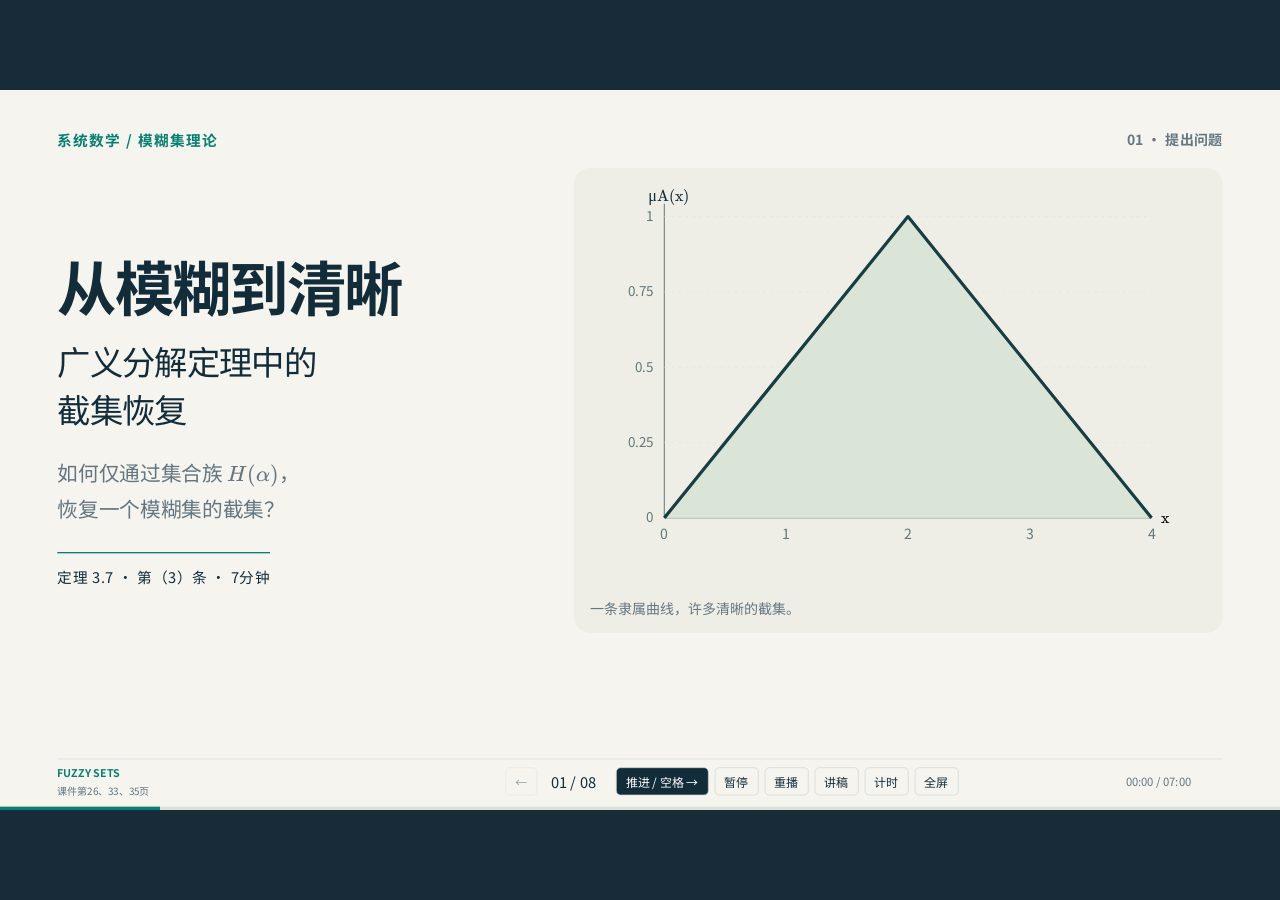
<file: index.html>
<!doctype html>
<html lang="zh-CN"><head><meta charset="utf-8"><meta name="viewport" content="width=device-width,initial-scale=1"><title>从模糊到清晰 · 广义分解定理（3）</title>
<link rel="stylesheet" href="assets/vendor/katex/katex.min.css"><link rel="stylesheet" href="css/style.css">
<script defer src="assets/vendor/katex/katex.min.js"></script><script defer src="js/fuzzy-set.js"></script><script defer src="js/alpha-cut.js"></script><script defer src="js/theorem-animation.js"></script><script defer src="js/speaker-notes.js"></script><script defer src="js/slides.js"></script></head>
<body><div id="viewport"><main id="deck" aria-label="8页数学课堂幻灯片">
<section class="slide active" data-title="问题引入" data-duration="25" data-source="课件第26、33、35页">
<div class="eyebrow">系统数学 / 模糊集理论 <span>01 · 提出问题</span></div>
<div class="hero-grid"><div><h1>从模糊到清晰</h1><h2 class="hero-sub">广义分解定理中的<br>截集恢复</h2><p class="lead">如何仅通过集合族 <span data-math="H(\alpha)"></span>，<br>恢复一个模糊集的截集？</p><div class="tag">定理 3.7 · 第（3）条 · 7分钟</div></div><div class="hero-visual"><svg id="intro-plot" viewBox="0 0 900 650" aria-label="模糊隶属函数及不同高度截集"></svg><p class="caption">一条隶属曲线，许多清晰的截集。</p></div></div>
<div class="reveal hero-question" data-step="2"><span class="accent">核心问题</span> 临界元素可选，为什么恢复结果仍然确定？</div>
</section>
<section class="slide" data-title="截集与边界" data-duration="45" data-source="课件第30、32–35页；截集定义回顾">
<div class="eyebrow">先建立共同语言 <span>02 · 截集与边界</span></div><h2>一条阈值线，两种边界规则</h2>
<div class="two-col cut-layout"><div class="panel"><svg id="cut-plot" viewBox="0 0 1050 570" aria-label="可拖动阈值的连续隶属函数"></svg><div class="range-row"><label for="lambda-slider">阈值 λ</label><input id="lambda-slider" type="range" min="0" max="1000" value="600" step="1"><output id="lambda-value">0.6</output></div><div class="button-row"><button id="cut-normal" class="selected">普通截集 ≥</button><button id="cut-strong">强截集 &gt;</button><button id="cut-sweep">播放阈值</button><button id="cut-reset">重置</button></div></div>
<div class="definition-column"><div class="formula-card" data-math="A_\lambda=\{x\in X:\mu_A(x)\ge\lambda\}"></div><div class="formula-card blue" data-math="A_\lambda^+=\{x\in X:\mu_A(x)>\lambda\}"></div><div class="boundary-callout"><div class="legend"><span class="dot solid"></span>实心：属于 <span class="dot hollow"></span>空心：不属于</div><p>唯一差别发生在<br><span data-math="\mu_A(x)=\lambda"></span></p><p id="cut-description" class="accent"></p><div id="cut-interval" data-math=""></div></div><p class="caption">拖动滑块或图中的水平线。<br><span data-math="\mu_A:X\to[0,1]"></span><br>教学曲线：<span data-math="\mu_A(x)=1-|x-2|/2, X=[0,4]"></span></p></div></div>
</section>
<section class="slide" data-title="H 的夹逼条件" data-duration="60" data-source="课件第35页 · 定理3.7的条件">
<div class="eyebrow">不确定性只在边界 <span>03 · 合法的集合族</span></div><h2>H(α) 可以自由选择什么？</h2>
<div class="theorem-condition"><span data-math="H:[0,1]\to\mathcal P(X),\qquad A_\alpha^+\subseteq H(\alpha)\subseteq A_\alpha"></span></div>
<div class="three-condition"><div><span class="pill teal">必须包含</span><span data-math="\mu_A(x)>\alpha"></span></div><div><span class="pill amber">边界可选</span><span data-math="\mu_A(x)=\alpha"></span></div><div><span class="pill muted">必须排除</span><span data-math="\mu_A(x)<\alpha"></span></div></div>
<div class="h-demo panel"><div class="demo-heading"><div><strong>四元素教学例</strong><p>专门构造，非课件例3.1 · μ = (0.90, 0.60, 0.60, 0.20)</p></div><label>α = <select id="h-level"><option value="600">0.60</option><option value="900">0.90</option><option value="200">0.20</option></select></label></div><div id="h-cards" class="element-cards"></div><div id="h-sets" class="h-set-row"></div></div>
<div class="bottom-insight"><span id="h-verdict"></span><span class="caption">选择会带入后续动画；在每个元素自己的临界高度处生效。</span></div>
</section>
<section class="slide" data-title="普通截集恢复" data-duration="75" data-source="课件第35、37页 · 第（3）条第一式">
<div class="eyebrow">所有下方集合都要通过 <span>04 · 左侧逼近 / 交集</span></div><h2>从下方逼近，边界元素始终留下</h2>
<div class="main-formula teal" data-math="\boxed{A_\lambda=\bigcap_{\alpha<\lambda}H(\alpha)},\qquad 0<\lambda\le1"></div>
<div id="left-animation" class="animation-host" data-side="left"></div>
</section>
<section class="slide" data-title="强截集恢复" data-duration="75" data-source="课件第35、37页 · 第（3）条第二式（补全证明）">
<div class="eyebrow">找到一个上方集合就够了 <span>05 · 右侧逼近 / 并集</span></div><h2>从上方逼近，严格更高的元素被找回</h2>
<div class="main-formula blue" data-math="\boxed{A_\lambda^+=\bigcup_{\alpha>\lambda}H(\alpha)},\qquad 0\le\lambda<1"></div>
<div id="right-animation" class="animation-host" data-side="right"></div>
</section>
<section class="slide" data-title="严格数学证明" data-duration="75" data-source="课件第37页；逐元素证明及强截集证明补全">
<div class="eyebrow">直观之后，落实每个量词 <span>06 · 双向包含证明</span></div><h2>“任意 α”与“存在 α”决定了交、并</h2>
<div class="proof-grid"><div class="proof-column"><div class="proof-title teal">普通截集 · ∀ α &lt; λ</div>
<div class="proof-step reveal" data-step="1"><h3>① 普通截集 ⊆ 交集</h3><div data-math="x\in A_\lambda\Rightarrow\mu_A(x)\ge\lambda>\alpha"></div><div data-math="\Rightarrow x\in A_\alpha^+\subseteq H(\alpha)"></div><p>对任意 α &lt; λ 都成立，所以属于交集。</p></div>
<div class="proof-step reveal" data-step="2"><h3>② 交集 ⊆ 普通截集</h3><p>若 μ<sub>A</sub>(x) &lt; λ，取中点</p><div data-math="\alpha=\frac{\mu_A(x)+\lambda}{2},\quad\mu_A(x)<\alpha<\lambda"></div><div data-math="x\notin A_\alpha\Rightarrow x\notin H(\alpha)"></div><p>一个下方集合就能排除它，故不属于交集。</p></div></div>
<div class="proof-column"><div class="proof-title blue">强截集 · ∃ α &gt; λ</div>
<div class="proof-step reveal" data-step="3"><h3>③ 强截集 ⊆ 并集</h3><p>若 μ<sub>A</sub>(x) &gt; λ，取中点</p><div data-math="\alpha=\frac{\lambda+\mu_A(x)}{2},\quad\lambda<\alpha<\mu_A(x)"></div><div data-math="x\in A_\alpha^+\subseteq H(\alpha)"></div><p>存在一个上方集合包含它，所以属于并集。</p></div>
<div class="proof-step reveal" data-step="4"><h3>④ 并集 ⊆ 强截集</h3><p>若 x 属于并集，存在 α &gt; λ，使得</p><div data-math="x\in H(\alpha)\subseteq A_\alpha"></div><div data-math="\Rightarrow\mu_A(x)\ge\alpha>\lambda\Rightarrow x\in A_\lambda^+"></div><p>“严格更高”被 α &gt; λ 保证。</p></div></div></div>
<div class="proof-conclusion reveal" data-step="5"><span data-math="A_\lambda=\bigcap_{\alpha<\lambda}H(\alpha),\qquad A_\lambda^+=\bigcup_{\alpha>\lambda}H(\alpha)"></span><span>中点处是严格不等式，H 的边界选择无法改变证明。</span></div>
</section>
<section class="slide" data-title="例3.1与端点" data-duration="45" data-source="课件第35、41页 · 六元素例3.1">
<div class="eyebrow">回到课件中的真实数据 <span>07 · 数值验证 / 端点</span></div><h2>λ = 0.76：c 留在交集，却不进入并集</h2>
<div class="case-grid"><div class="panel case-panel"><div class="case-meta"><span data-math="X=\{a,b,c,d,e,f\}"></span><span>μ = (1, 0.95, 0.76, 0.65, 0.30, 0)</span></div><svg id="case-plot" viewBox="0 0 1050 440" aria-label="课件六元素例3.1隶属度"></svg><div class="button-row"><button id="case-left">从左侧逼近</button><button id="case-right">从右侧逼近</button><button id="case-intersection">显示交集</button><button id="case-union">显示并集</button><button id="case-reset">重置</button></div><div id="case-status" class="case-status">点击左右逼近，观察真实集合运算。</div></div>
<div class="case-result"><div class="formula-card teal" data-math="A_{0.76}=\{a,b,c\}"></div><div class="formula-card blue" data-math="A_{0.76}^+=\{a,b\}"></div><div class="case-boundary"><strong>c 在 α = 0.76 的边界选择</strong><label><input id="case-boundary" type="checkbox"> 将 c 加入 H(0.76)</label><div id="case-h"></div><p>两个恢复式均不取 α = λ，<br>勾选与否不影响结果。</p></div></div></div>
<div class="endpoint-note reveal" data-step="1"><strong>为什么课件排除端点？</strong><span>λ = 0 时无 α &lt; 0；λ = 1 时无 α &gt; 1。<br>若约定空交 = X、空并 = ∅，则两式可延伸；本汇报保留课件范围。</span></div>
</section>
<section class="slide" data-title="总结" data-duration="20" data-source="课件第35–38页 · 第（3）条的意义">
<div class="eyebrow">不确定的边界，确定的结构 <span>08 · 带走这个思想</span></div><h2>截集结构被完整保留</h2>
<div class="summary-grid"><div class="summary-card teal"><div class="mirror-motion" id="summary-left"></div><div class="summary-label">从下方逼近</div><div data-math="\alpha<\lambda\quad\longrightarrow\quad\bigcap"></div><div class="summary-result" data-math="\boxed{A_\lambda=\bigcap_{\alpha<\lambda}H(\alpha)}"></div><p>取交集 · 恢复普通截集 ≥</p><small>λ ≠ 0</small></div><div class="summary-card blue"><div class="mirror-motion" id="summary-right"></div><div class="summary-label">从上方逼近</div><div data-math="\alpha>\lambda\quad\longrightarrow\quad\bigcup"></div><div class="summary-result" data-math="\boxed{A_\lambda^+=\bigcup_{\alpha>\lambda}H(\alpha)}"></div><p>取并集 · 恢复强截集 &gt;</p><small>λ ≠ 1</small></div></div>
<p class="closing reveal" data-step="1">满足夹逼条件的集合族，能够精确保留并恢复<br><strong>模糊集的截集结构。</strong></p>
</section>
<footer id="footer"><div class="footer-brand">FUZZY SETS <span id="source-label"></span></div><nav><button id="prev" aria-label="上一页">←</button><span id="counter">01 / 08</span><button id="next" aria-label="推进一步">推进 / 空格 →</button><button id="pause" title="P 暂停或继续">暂停</button><button id="replay" title="R 重播本页">重播</button><button id="notes-toggle" title="N 讲稿">讲稿</button><button id="timer-toggle" title="T 排练计时">计时</button><button id="fullscreen" title="F 全屏">全屏</button></nav><div id="timer">00:00 / 07:00</div></footer><div class="progress-track"><div id="progress"></div></div>
<aside id="notes-panel" hidden><div class="notes-head"><strong id="notes-title"></strong><button id="notes-close">关闭 ×</button></div><div id="notes-body"></div></aside>
<div id="help" hidden><h3>演示快捷键</h3><p>→ / 空格 / 点击空白：推进一步<br>←：上一页　↑ / ↓：上一页 / 下一页<br>P：暂停动画　R：本页重播<br>N：讲稿　T：排练计时　F：全屏<br>数字 1–8：直接跳页　?：帮助　Esc：关闭面板</p></div>
</main></div><div id="loading">正在载入离线数学演示…</div></body></html>
</file>
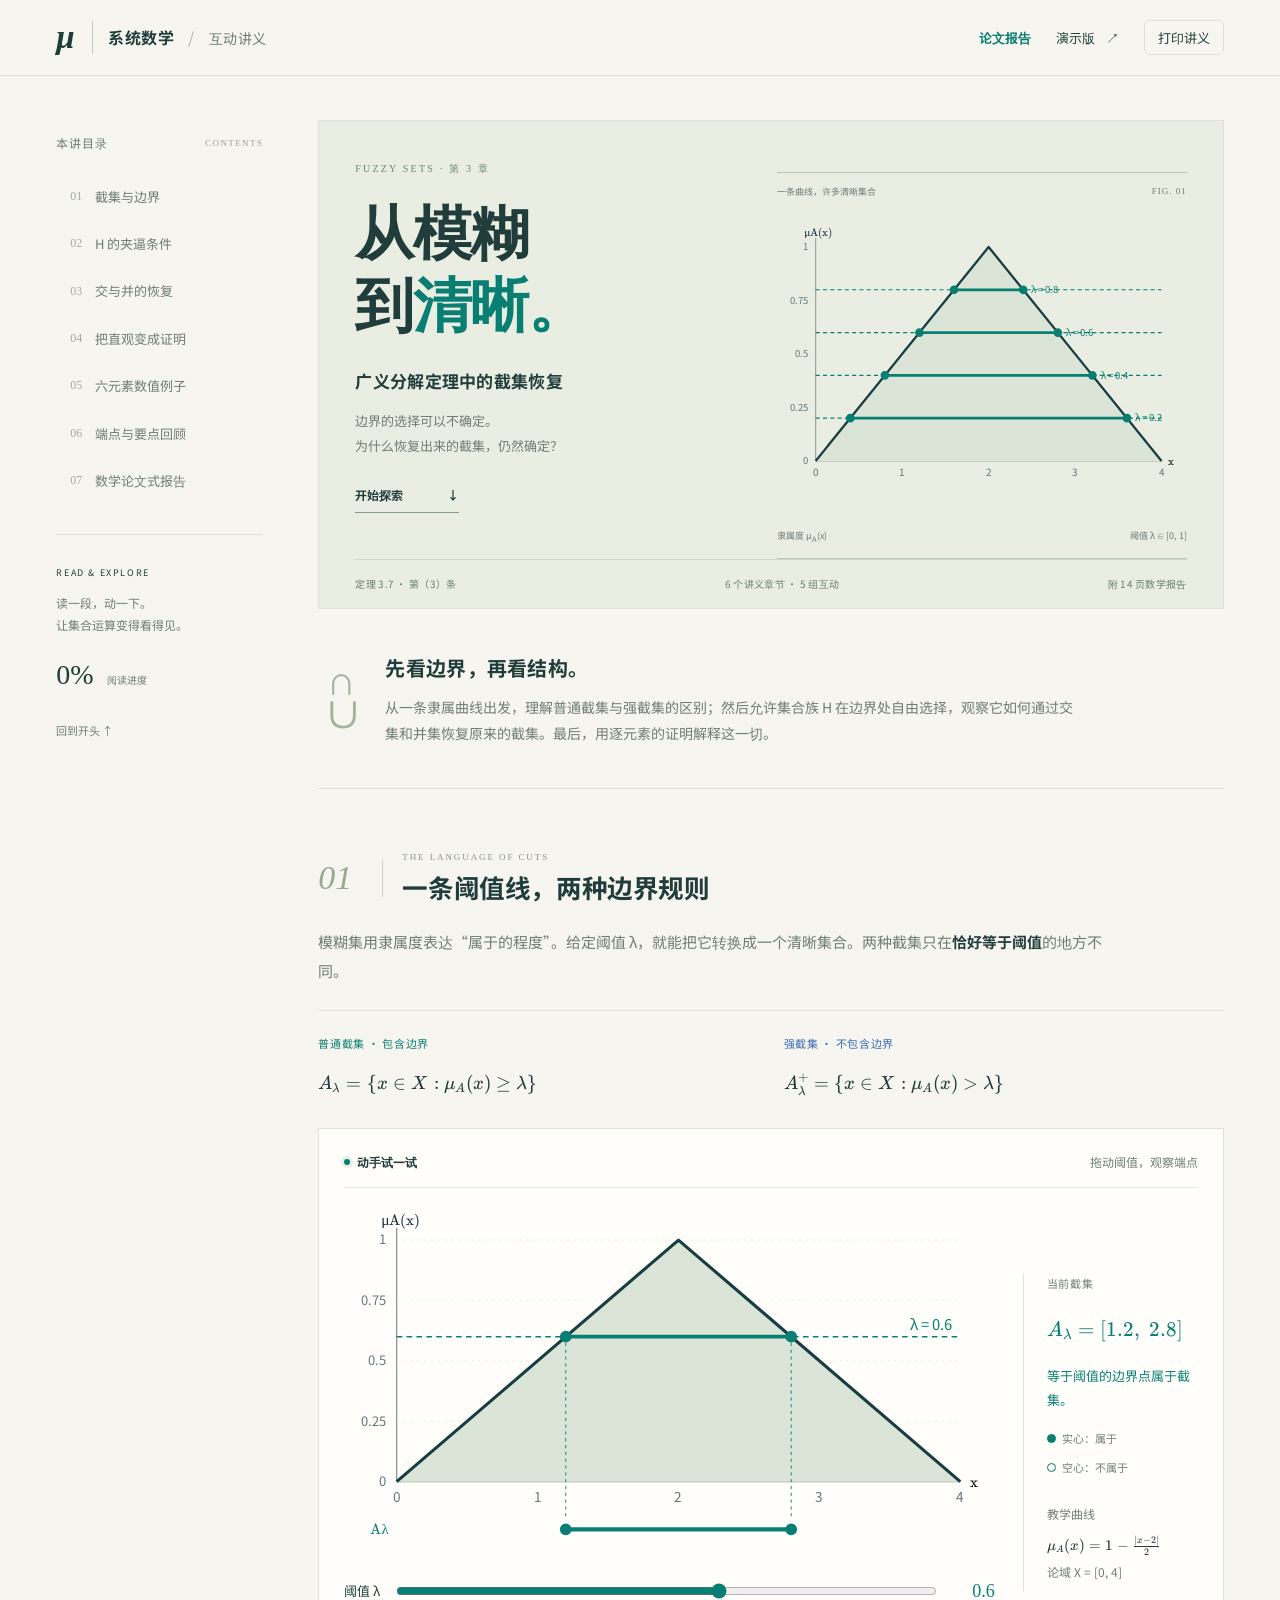
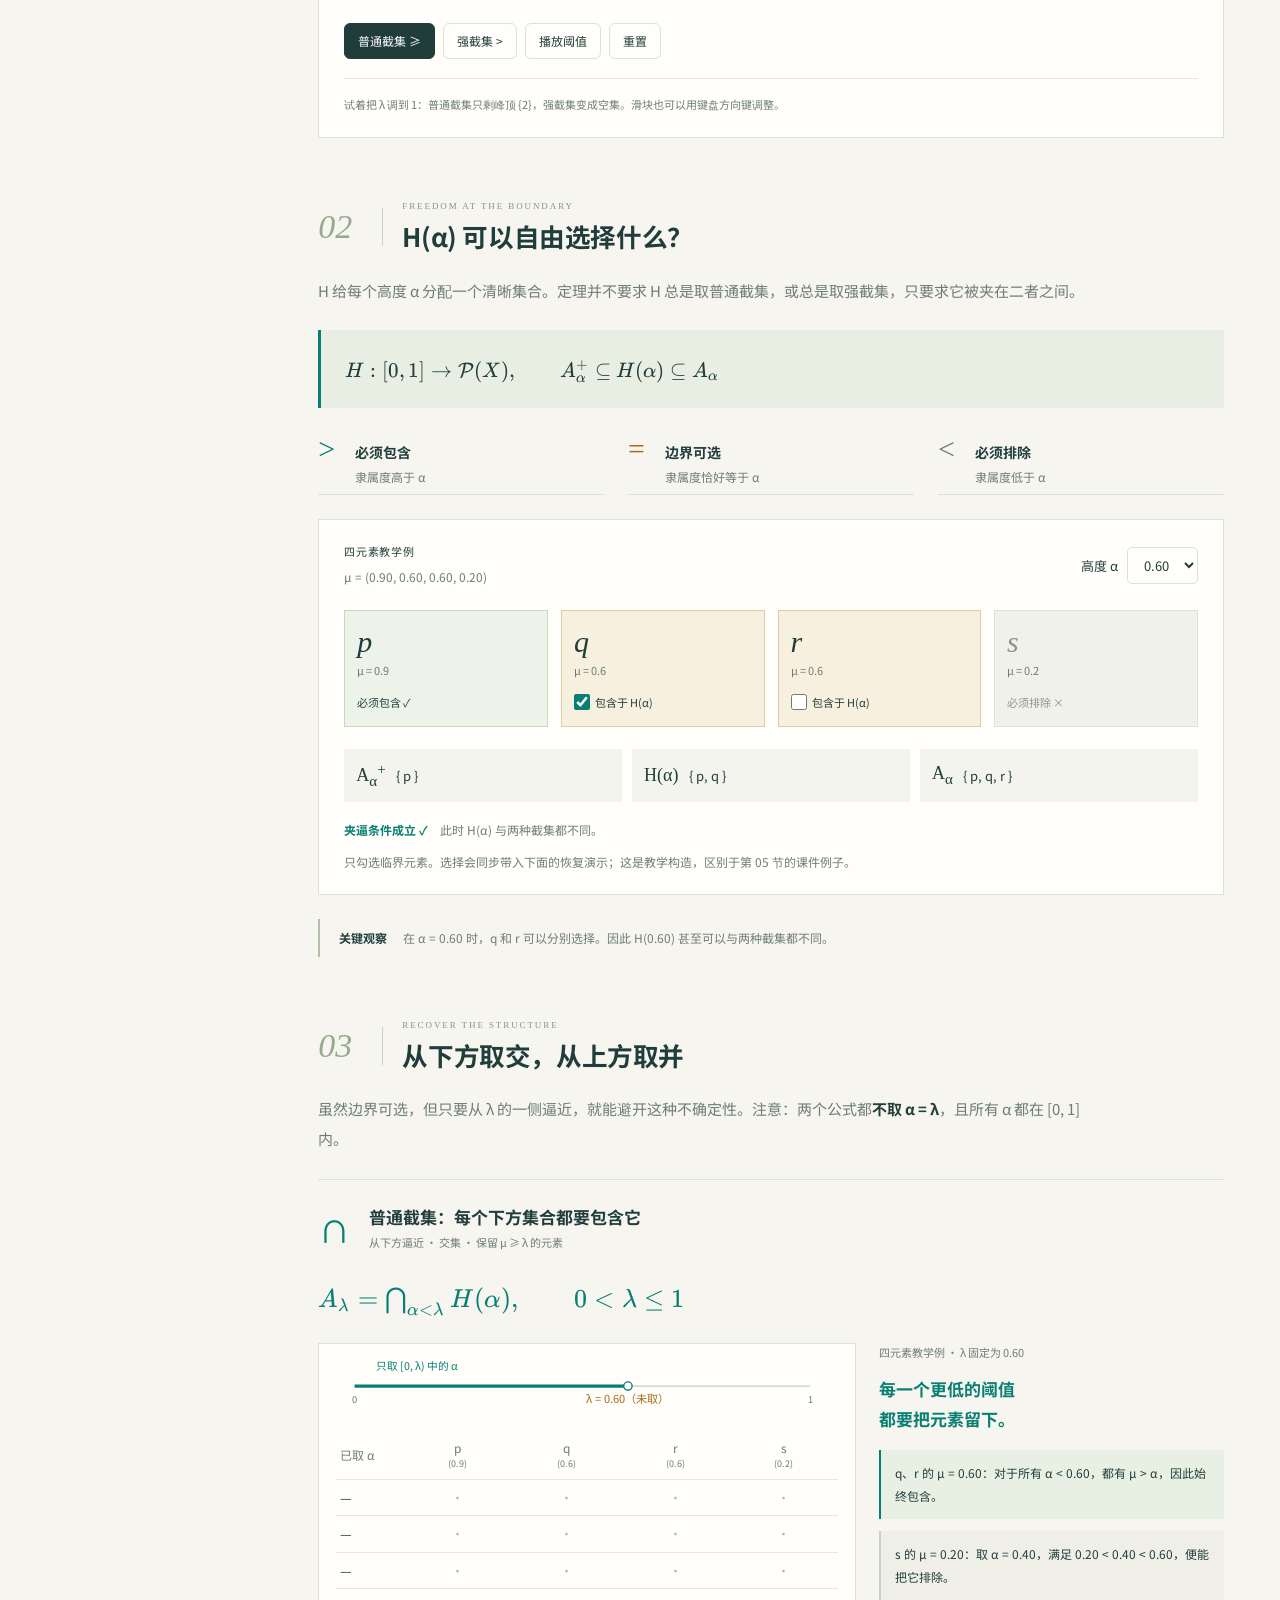
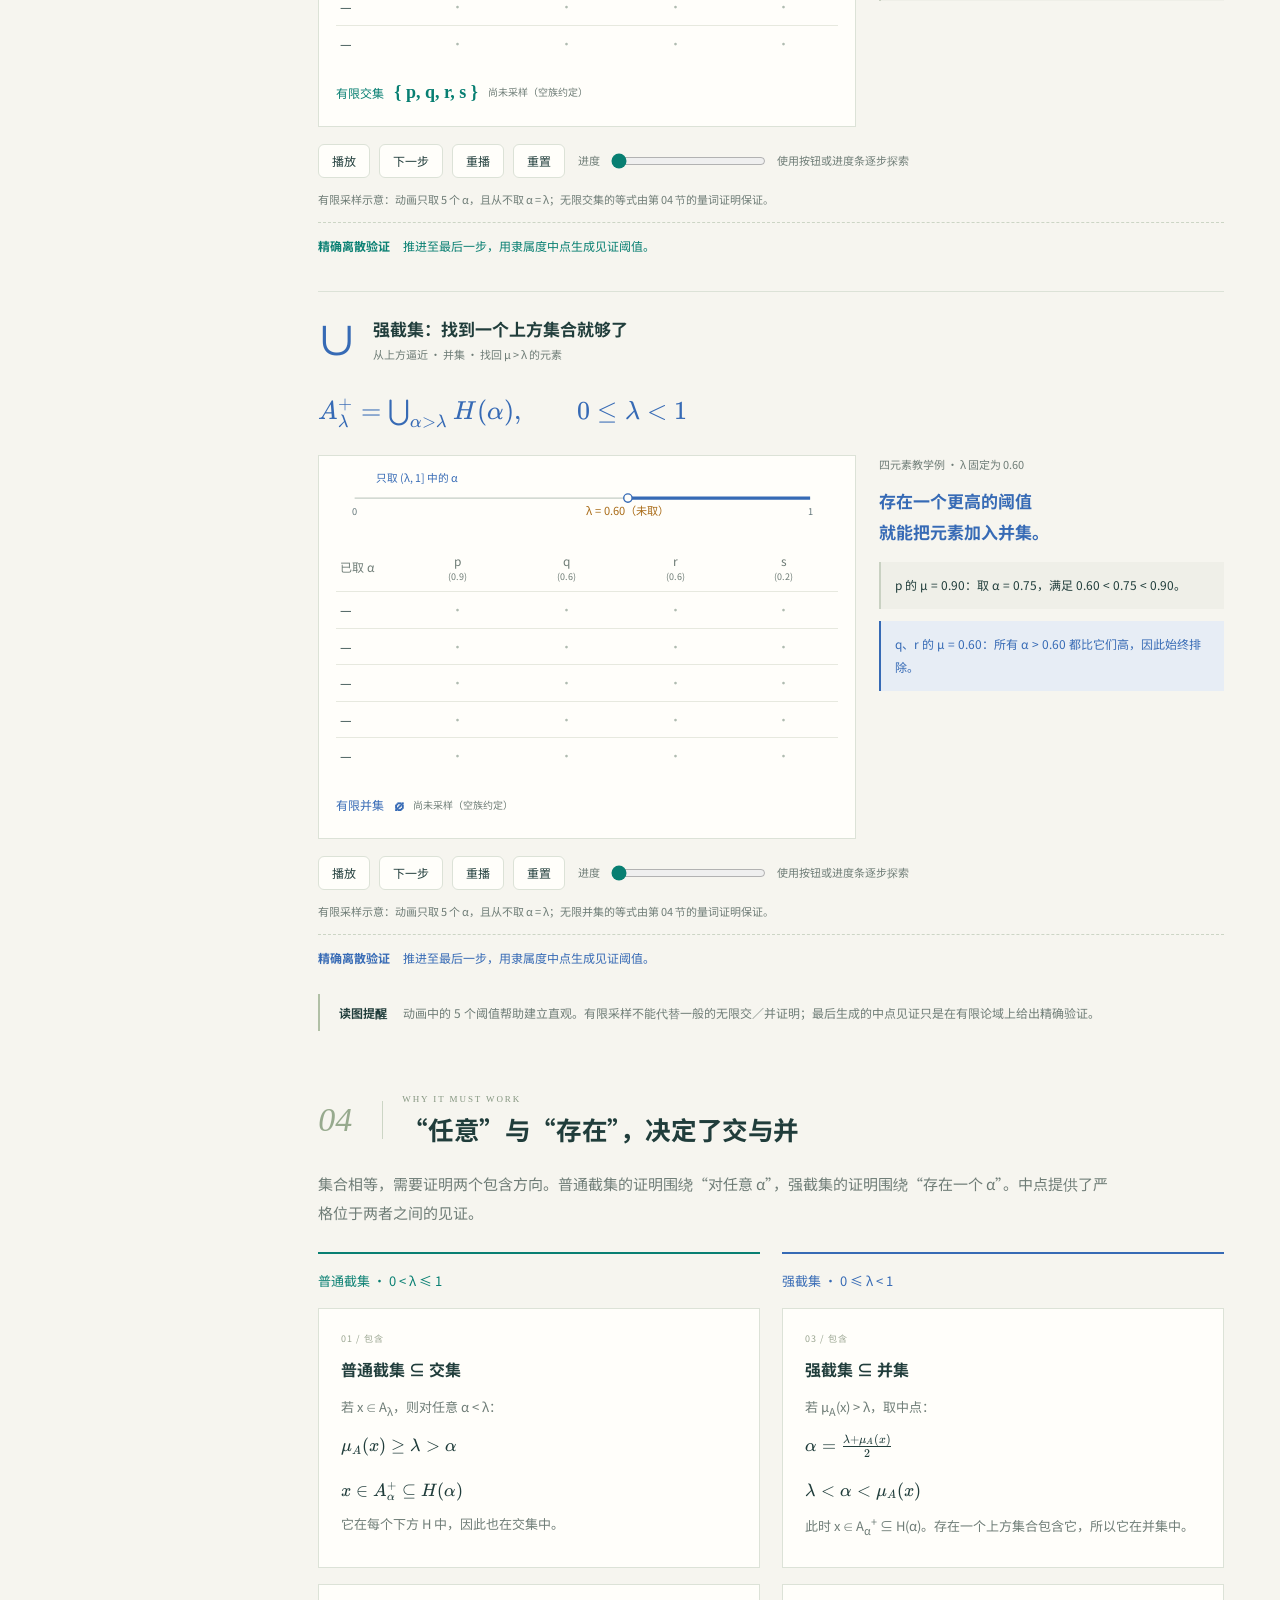
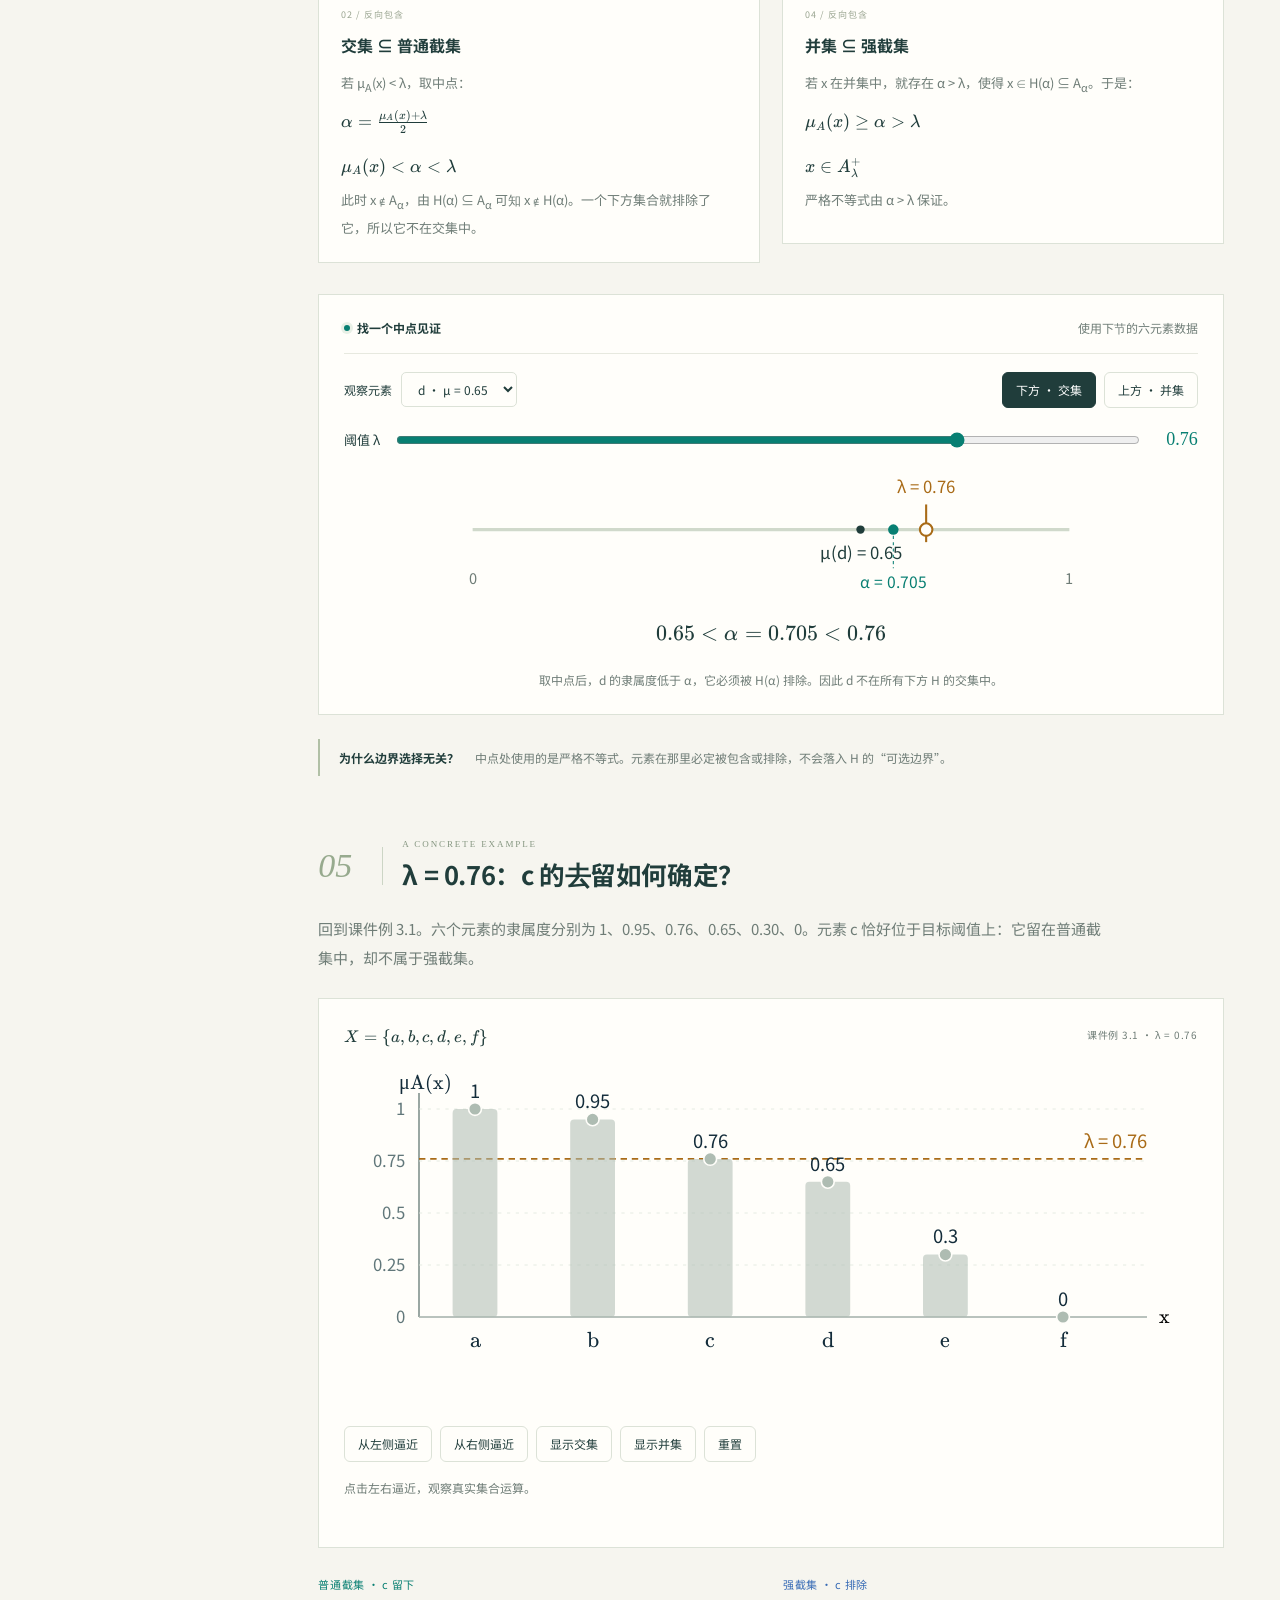
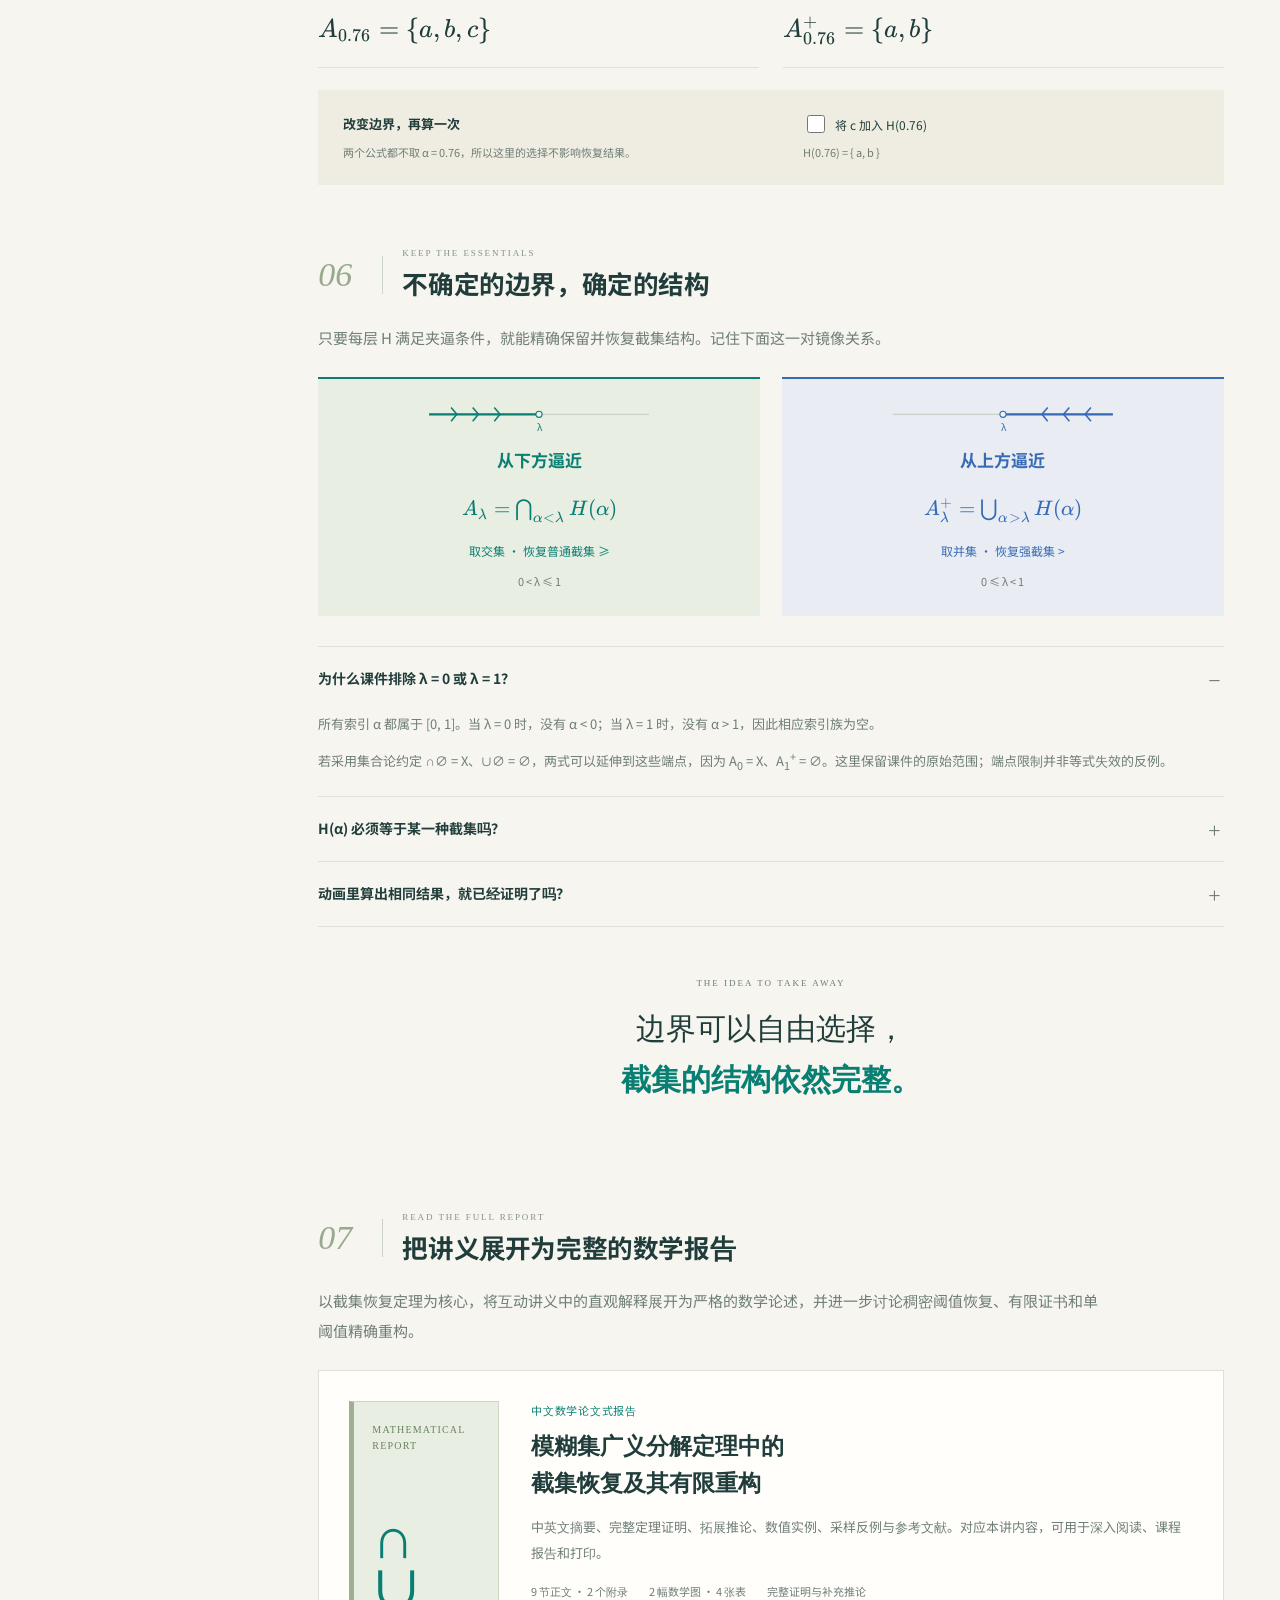
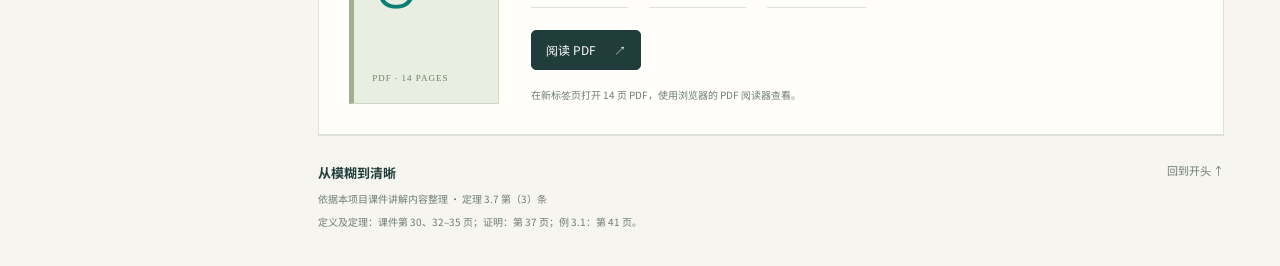
<file: web.html>
<!doctype html>
<html lang="zh-CN">
<head>
  <meta charset="utf-8">
  <meta name="viewport" content="width=device-width,initial-scale=1">
  <meta name="description" content="从截集到广义分解定理：一份可以拖动阈值、选择边界、观察交并恢复的系统数学互动讲义。">
  <meta name="theme-color" content="#173d3b">
  <title>从模糊到清晰 · 互动讲义</title>
  <link rel="stylesheet" href="assets/vendor/katex/katex.min.css">
  <link rel="stylesheet" href="css/web.css">
  <script defer src="assets/vendor/katex/katex.min.js"></script>
  <script defer src="js/fuzzy-set.js"></script>
  <script defer src="js/alpha-cut.js"></script>
  <script defer src="js/theorem-animation.js"></script>
  <script defer src="js/web.js"></script>
</head>
<body id="top">
  <a class="skip-link" href="#lecture">跳到讲义正文</a>
  <header class="site-header">
    <a class="wordmark" href="#top" aria-label="回到讲义开头"><span class="brand-symbol" aria-hidden="true">μ</span><span>系统数学<span class="brand-divider">/</span><span class="brand-detail">互动讲义</span></span></a>
    <div class="header-actions"><a class="report-link" href="#report">论文报告</a><a class="presentation-link" href="index.html">演示版 <span aria-hidden="true">↗</span></a><button id="print-lecture" class="quiet-button">打印讲义</button><button id="menu-toggle" class="menu-toggle" aria-expanded="false" aria-controls="chapter-nav">目录 <span aria-hidden="true">☰</span></button></div>
  </header>
  <div class="reading-track" aria-hidden="true"><div id="reading-progress"></div></div>
  <div class="page-layout">
    <aside class="sidebar" id="chapter-nav" aria-label="讲义目录">
      <div class="sidebar-heading">本讲目录 <span>CONTENTS</span></div>
      <nav id="toc">
        <a href="#cuts"><span>01</span>截集与边界<i aria-hidden="true">↗</i></a>
        <a href="#family"><span>02</span>H 的夹逼条件<i aria-hidden="true">↗</i></a>
        <a href="#recovery"><span>03</span>交与并的恢复<i aria-hidden="true">↗</i></a>
        <a href="#proof"><span>04</span>把直观变成证明<i aria-hidden="true">↗</i></a>
        <a href="#example"><span>05</span>六元素数值例子<i aria-hidden="true">↗</i></a>
        <a href="#takeaway"><span>06</span>端点与要点回顾<i aria-hidden="true">↗</i></a>
        <a href="#report"><span>07</span>数学论文式报告<i aria-hidden="true">↗</i></a>
      </nav>
      <div class="sidebar-note"><span class="small-label">READ & EXPLORE</span><p>读一段，动一下。<br>让集合运算变得看得见。</p><div class="reading-status"><span id="reading-percent">0%</span><span>阅读进度</span></div></div>
      <a class="sidebar-back" href="#top">回到开头 ↑</a>
    </aside>
    <main id="lecture">
      <section class="hero" aria-labelledby="lecture-title">
        <div class="hero-copy"><p class="hero-kicker">FUZZY SETS · 第 3 章</p><h1 id="lecture-title">从模糊<br>到<span>清晰。</span></h1><p class="hero-subtitle">广义分解定理中的截集恢复</p><p class="hero-description">边界的选择可以不确定。<br>为什么恢复出来的截集，仍然确定？</p><a class="start-link" href="#cuts">开始探索 <span aria-hidden="true">↓</span></a></div>
        <div class="hero-figure"><div class="figure-heading"><span>一条曲线，许多清晰集合</span><span class="figure-index">FIG. 01</span></div><svg id="intro-plot" viewBox="0 0 900 650" role="img" aria-label="三角形隶属函数在不同高度截出的清晰集合"></svg><div class="hero-figure-footer"><span>隶属度 μ<sub>A</sub>(x)</span><span>阈值 λ ∈ [0, 1]</span></div></div>
        <div class="hero-meta"><span>定理 3.7 · 第（3）条</span><span>6 个讲义章节 · 5 组互动</span><span>附 14 页数学报告</span></div>
      </section>

      <div class="lecture-intro"><span class="intro-mark" aria-hidden="true">∩<br>∪</span><div><h2>先看边界，再看结构。</h2><p>从一条隶属曲线出发，理解普通截集与强截集的区别；然后允许集合族 H 在边界处自由选择，观察它如何通过交集和并集恢复原来的截集。最后，用逐元素的证明解释这一切。</p></div></div>

      <section class="chapter" id="cuts" aria-labelledby="cuts-title">
        <div class="chapter-heading"><span class="chapter-number">01</span><div><p class="section-kicker">THE LANGUAGE OF CUTS</p><h2 id="cuts-title">一条阈值线，两种边界规则</h2></div></div>
        <p class="chapter-lead">模糊集用隶属度表达“属于的程度”。给定阈值 λ，就能把它转换成一个清晰集合。两种截集只在<strong>恰好等于阈值</strong>的地方不同。</p>
        <div class="definitions"><div><span class="small-label teal">普通截集 · 包含边界</span><div data-math="A_\lambda=\{x\in X:\mu_A(x)\ge\lambda\}"></div></div><div><span class="small-label blue">强截集 · 不包含边界</span><div data-math="A_\lambda^+=\{x\in X:\mu_A(x)>\lambda\}"></div></div></div>
        <div class="interactive-block">
          <div class="interactive-heading"><span><span class="live-dot" aria-hidden="true"></span>动手试一试</span><span>拖动阈值，观察端点</span></div>
          <div class="cut-layout"><div class="plot-area"><svg id="cut-plot" viewBox="0 0 1050 570" role="img" aria-label="拖动水平阈值线，查看三角形隶属函数的截集"></svg><div class="range-row"><label for="lambda-slider">阈值 λ</label><input id="lambda-slider" type="range" min="0" max="1000" value="600" step="1" aria-describedby="cut-description"><output id="lambda-value" for="lambda-slider">0.6</output></div><div class="button-row"><button id="cut-normal" class="selected" aria-pressed="true">普通截集 ≥</button><button id="cut-strong" aria-pressed="false">强截集 &gt;</button><button id="cut-sweep">播放阈值</button><button id="cut-reset">重置</button></div></div><div class="cut-reading"><p class="small-label">当前截集</p><div id="cut-interval" class="cut-result" aria-live="polite"></div><p id="cut-description"></p><div class="legend"><span><i class="dot solid" aria-hidden="true"></i>实心：属于</span><span><i class="dot hollow" aria-hidden="true"></i>空心：不属于</span></div><p class="caption">教学曲线</p><div data-math="\mu_A(x)=1-\frac{|x-2|}{2}"></div><p class="caption">论域 X = [0, 4]</p></div></div>
          <p class="experiment-tip">试着把 λ 调到 1：普通截集只剩峰顶 {2}，强截集变成空集。滑块也可以用键盘方向键调整。</p>
        </div>
      </section>

      <section class="chapter" id="family" aria-labelledby="family-title">
        <div class="chapter-heading"><span class="chapter-number">02</span><div><p class="section-kicker">FREEDOM AT THE BOUNDARY</p><h2 id="family-title">H(α) 可以自由选择什么？</h2></div></div>
        <p class="chapter-lead">H 给每个高度 α 分配一个清晰集合。定理并不要求 H 总是取普通截集，或总是取强截集，只要求它被夹在二者之间。</p>
        <div class="theorem-condition" data-math="H:[0,1]\to\mathcal P(X),\qquad A_\alpha^+\subseteq H(\alpha)\subseteq A_\alpha"></div>
        <div class="three-condition"><div><span class="condition-sign teal">&gt;</span><strong>必须包含</strong><p>隶属度高于 α</p></div><div><span class="condition-sign amber">=</span><strong>边界可选</strong><p>隶属度恰好等于 α</p></div><div><span class="condition-sign muted">&lt;</span><strong>必须排除</strong><p>隶属度低于 α</p></div></div>
        <div class="interactive-block h-demo"><div class="demo-heading"><div><span class="small-label">四元素教学例</span><p>μ = (0.90, 0.60, 0.60, 0.20)</p></div><label for="h-level">高度 α <select id="h-level"><option value="600">0.60</option><option value="900">0.90</option><option value="200">0.20</option></select></label></div><div id="h-cards" class="element-cards"></div><div id="h-sets" class="h-set-row" aria-live="polite"></div><p id="h-verdict" class="h-verdict" aria-live="polite"></p><p class="caption">只勾选临界元素。选择会同步带入下面的恢复演示；这是教学构造，区别于第 05 节的课件例子。</p></div>
        <p class="margin-note"><strong>关键观察</strong>在 α = 0.60 时，q 和 r 可以分别选择。因此 H(0.60) 甚至可以与两种截集都不同。</p>
      </section>

      <section class="chapter" id="recovery" aria-labelledby="recovery-title">
        <div class="chapter-heading"><span class="chapter-number">03</span><div><p class="section-kicker">RECOVER THE STRUCTURE</p><h2 id="recovery-title">从下方取交，从上方取并</h2></div></div>
        <p class="chapter-lead">虽然边界可选，但只要从 λ 的一侧逼近，就能避开这种不确定性。注意：两个公式都<strong>不取 α = λ</strong>，且所有 α 都在 [0, 1] 内。</p>
        <article class="recovery-section"><div class="recovery-title"><span class="operation-symbol teal" aria-hidden="true">∩</span><div><h3>普通截集：每个下方集合都要包含它</h3><p>从下方逼近 · 交集 · 保留 μ ≥ λ 的元素</p></div></div><div class="main-formula teal" data-math="A_\lambda=\bigcap_{\alpha<\lambda}H(\alpha),\qquad 0<\lambda\le1"></div><div id="left-animation" class="animation-host" data-side="left"></div></article>
        <article class="recovery-section right-recovery"><div class="recovery-title"><span class="operation-symbol blue" aria-hidden="true">∪</span><div><h3>强截集：找到一个上方集合就够了</h3><p>从上方逼近 · 并集 · 找回 μ &gt; λ 的元素</p></div></div><div class="main-formula blue" data-math="A_\lambda^+=\bigcup_{\alpha>\lambda}H(\alpha),\qquad 0\le\lambda<1"></div><div id="right-animation" class="animation-host" data-side="right"></div></article>
        <p class="margin-note"><strong>读图提醒</strong>动画中的 5 个阈值帮助建立直观。有限采样不能代替一般的无限交／并证明；最后生成的中点见证只是在有限论域上给出精确验证。</p>
      </section>

      <section class="chapter" id="proof" aria-labelledby="proof-title">
        <div class="chapter-heading"><span class="chapter-number">04</span><div><p class="section-kicker">WHY IT MUST WORK</p><h2 id="proof-title">“任意”与“存在”，决定了交与并</h2></div></div>
        <p class="chapter-lead">集合相等，需要证明两个包含方向。普通截集的证明围绕“对任意 α”，强截集的证明围绕“存在一个 α”。中点提供了严格位于两者之间的见证。</p>
        <div class="proof-grid"><div class="proof-column"><p class="proof-title teal">普通截集 · 0 &lt; λ ≤ 1</p><article class="proof-step"><span class="proof-index">01 / 包含</span><h3>普通截集 ⊆ 交集</h3><p>若 x ∈ A<sub>λ</sub>，则对任意 α &lt; λ：</p><div data-math="\mu_A(x)\ge\lambda>\alpha"></div><div data-math="x\in A_\alpha^+\subseteq H(\alpha)"></div><p>它在每个下方 H 中，因此也在交集中。</p></article><article class="proof-step"><span class="proof-index">02 / 反向包含</span><h3>交集 ⊆ 普通截集</h3><p>若 μ<sub>A</sub>(x) &lt; λ，取中点：</p><div data-math="\alpha=\frac{\mu_A(x)+\lambda}{2}"></div><div data-math="\mu_A(x)<\alpha<\lambda"></div><p>此时 x ∉ A<sub>α</sub>，由 H(α) ⊆ A<sub>α</sub> 可知 x ∉ H(α)。一个下方集合就排除了它，所以它不在交集中。</p></article></div><div class="proof-column"><p class="proof-title blue">强截集 · 0 ≤ λ &lt; 1</p><article class="proof-step"><span class="proof-index">03 / 包含</span><h3>强截集 ⊆ 并集</h3><p>若 μ<sub>A</sub>(x) &gt; λ，取中点：</p><div data-math="\alpha=\frac{\lambda+\mu_A(x)}{2}"></div><div data-math="\lambda<\alpha<\mu_A(x)"></div><p>此时 x ∈ A<sub>α</sub><sup>+</sup> ⊆ H(α)。存在一个上方集合包含它，所以它在并集中。</p></article><article class="proof-step"><span class="proof-index">04 / 反向包含</span><h3>并集 ⊆ 强截集</h3><p>若 x 在并集中，就存在 α &gt; λ，使得 x ∈ H(α) ⊆ A<sub>α</sub>。于是：</p><div data-math="\mu_A(x)\ge\alpha>\lambda"></div><div data-math="x\in A_\lambda^+"></div><p>严格不等式由 α &gt; λ 保证。</p></article></div></div>
        <div class="interactive-block witness-explorer"><div class="interactive-heading"><span><span class="live-dot" aria-hidden="true"></span>找一个中点见证</span><span>使用下节的六元素数据</span></div><div class="witness-controls"><label for="witness-element">观察元素 <select id="witness-element"><option value="a">a · μ = 1</option><option value="b">b · μ = 0.95</option><option value="c">c · μ = 0.76</option><option value="d" selected>d · μ = 0.65</option><option value="e">e · μ = 0.30</option><option value="f">f · μ = 0</option></select></label><div class="button-row" role="group" aria-label="选择恢复方向"><button data-witness-side="left" class="selected" aria-pressed="true">下方 · 交集</button><button data-witness-side="right" aria-pressed="false">上方 · 并集</button></div></div><div class="range-row"><label for="witness-lambda">阈值 λ</label><input id="witness-lambda" type="range" min="0" max="1000" step="1" value="760"><output id="witness-value" for="witness-lambda">0.76</output></div><svg id="witness-axis" viewBox="0 0 640 116" role="img" aria-label="隶属度、阈值和中点见证的相对位置"></svg><div id="witness-formula"></div><p id="witness-explanation" aria-live="polite"></p></div>
        <p class="margin-note"><strong>为什么边界选择无关？</strong>中点处使用的是严格不等式。元素在那里必定被包含或排除，不会落入 H 的“可选边界”。</p>
      </section>

      <section class="chapter" id="example" aria-labelledby="example-title">
        <div class="chapter-heading"><span class="chapter-number">05</span><div><p class="section-kicker">A CONCRETE EXAMPLE</p><h2 id="example-title">λ = 0.76：c 的去留如何确定？</h2></div></div>
        <p class="chapter-lead">回到课件例 3.1。六个元素的隶属度分别为 1、0.95、0.76、0.65、0.30、0。元素 c 恰好位于目标阈值上：它留在普通截集中，却不属于强截集。</p>
        <div class="interactive-block case-panel"><div class="case-meta"><span data-math="X=\{a,b,c,d,e,f\}"></span><span class="small-label">课件例 3.1 · λ = 0.76</span></div><svg id="case-plot" viewBox="0 0 1050 440" role="img" aria-label="六个元素的隶属度及交并恢复结果"></svg><div class="button-row"><button id="case-left">从左侧逼近</button><button id="case-right">从右侧逼近</button><button id="case-intersection">显示交集</button><button id="case-union">显示并集</button><button id="case-reset">重置</button></div><div id="case-status" class="case-status" aria-live="polite">点击左右逼近，观察集合运算。</div></div>
        <div class="case-results"><div class="case-result-formula"><span class="small-label teal">普通截集 · c 留下</span><div data-math="A_{0.76}=\{a,b,c\}"></div></div><div class="case-result-formula"><span class="small-label blue">强截集 · c 排除</span><div data-math="A_{0.76}^+=\{a,b\}"></div></div></div>
        <div class="case-boundary"><div><strong>改变边界，再算一次</strong><p>两个公式都不取 α = 0.76，所以这里的选择不影响恢复结果。</p></div><div><label><input id="case-boundary" type="checkbox"> 将 c 加入 H(0.76)</label><p id="case-h" aria-live="polite"></p></div></div>
      </section>

      <section class="chapter" id="takeaway" aria-labelledby="takeaway-title">
        <div class="chapter-heading"><span class="chapter-number">06</span><div><p class="section-kicker">KEEP THE ESSENTIALS</p><h2 id="takeaway-title">不确定的边界，确定的结构</h2></div></div>
        <p class="chapter-lead">只要每层 H 满足夹逼条件，就能精确保留并恢复截集结构。记住下面这一对镜像关系。</p>
        <div class="summary-grid"><div class="summary-card teal"><div id="summary-left" class="mirror-motion" aria-hidden="true"></div><h3>从下方逼近</h3><div data-math="A_\lambda=\bigcap_{\alpha<\lambda}H(\alpha)"></div><p>取交集 · 恢复普通截集 ≥</p><small>0 &lt; λ ≤ 1</small></div><div class="summary-card blue"><div id="summary-right" class="mirror-motion" aria-hidden="true"></div><h3>从上方逼近</h3><div data-math="A_\lambda^+=\bigcup_{\alpha>\lambda}H(\alpha)"></div><p>取并集 · 恢复强截集 &gt;</p><small>0 ≤ λ &lt; 1</small></div></div>
        <div class="questions"><details open><summary>为什么课件排除 λ = 0 或 λ = 1？</summary><div><p>所有索引 α 都属于 [0, 1]。当 λ = 0 时，没有 α &lt; 0；当 λ = 1 时，没有 α &gt; 1，因此相应索引族为空。</p><p>若采用集合论约定 ∩∅ = X、∪∅ = ∅，两式可以延伸到这些端点，因为 A<sub>0</sub> = X、A<sub>1</sub><sup>+</sup> = ∅。这里保留课件的原始范围；端点限制并非等式失效的反例。</p></div></details><details><summary>H(α) 必须等于某一种截集吗？</summary><div><p>不必。严格高于 α 的元素必须包含，严格低于 α 的元素必须排除；恰好等于 α 的元素可以分别选择。因此当有多个临界元素时，H(α) 可以是位于两种截集之间的其他集合。</p></div></details><details><summary>动画里算出相同结果，就已经证明了吗？</summary><div><p>有限采样只能提供直观。对有限论域，可以为每个需要排除或找回的元素构造中点见证，用有限组阈值精确验证。对一般论域的结论，则由第 04 节的四个包含方向证明保证。</p></div></details></div>
        <div class="closing-note"><span class="small-label">THE IDEA TO TAKE AWAY</span><p>边界可以自由选择，<br><strong>截集的结构依然完整。</strong></p></div>
      </section>
      <section class="chapter report-section" id="report" aria-labelledby="report-title">
        <div class="chapter-heading"><span class="chapter-number">07</span><div><p class="section-kicker">READ THE FULL REPORT</p><h2 id="report-title">把讲义展开为完整的数学报告</h2></div></div>
        <p class="chapter-lead">以截集恢复定理为核心，将互动讲义中的直观解释展开为严格的数学论述，并进一步讨论稠密阈值恢复、有限证书和单阈值精确重构。</p>
        <article class="report-card" aria-labelledby="report-name">
          <div class="report-cover" aria-hidden="true"><span>MATHEMATICAL<br>REPORT</span><div>∩<br>∪</div><small>PDF · 14 PAGES</small></div>
          <div class="report-content">
            <p class="small-label teal">中文数学论文式报告</p>
            <h3 id="report-name">模糊集广义分解定理中的<br>截集恢复及其有限重构</h3>
            <p class="report-description">中英文摘要、完整定理证明、拓展推论、数值实例、采样反例与参考文献。对应本讲内容，可用于深入阅读、课程报告和打印。</p>
            <ul class="report-facts" aria-label="报告内容"><li>9 节正文 · 2 个附录</li><li>2 幅数学图 · 4 张表</li><li>完整证明与补充推论</li></ul>
            <div class="report-actions">
              <a class="report-action primary" href="reports/fuzzy-cut-report.pdf" target="_blank" rel="noopener" aria-label="在新标签页阅读 14 页 PDF 报告">阅读 PDF <span aria-hidden="true">↗</span></a>
            </div>
            <p class="report-note">在新标签页打开 14 页 PDF，使用浏览器的 PDF 阅读器查看。</p>
          </div>
        </article>
      </section>
      <footer class="lecture-footer"><div><strong>从模糊到清晰</strong><p>依据本项目课件讲解内容整理 · 定理 3.7 第（3）条</p><p>定义及定理：课件第 30、32–35 页；证明：第 37 页；例 3.1：第 41 页。</p></div><a href="#top">回到开头 ↑</a></footer>
    </main>
  </div>
  <noscript><p class="noscript-note">正文可以直接阅读。启用浏览器 JavaScript 后，即可操作图形并显示排版公式。</p></noscript>
</body>
</html>
</file>
<file: css/style.css>
@font-face{font-family:Lecture;src:url('../assets/lecture-sc.woff') format('woff');font-display:swap;font-weight:400}@font-face{font-family:Lecture;src:url('../assets/lecture-sc-bold.woff') format('woff');font-display:swap;font-weight:700}
:root{--paper:#f5f4ee;--ink:#132c3a;--muted:#647681;--teal:#087f72;--blue:#366ab5;--amber:#a96b17;--line:#dce2df;--soft:#e8eee9}
*{box-sizing:border-box}html,body{margin:0;width:100%;height:100%;overflow:hidden}body{background:#172c38;color:var(--ink);font-family:Lecture,'Noto Sans CJK SC','Microsoft YaHei',sans-serif}button,input,select{font:inherit}button{border:1.5px solid #ccd7d4;border-radius:10px;background:#fffef9;color:var(--ink);padding:12px 22px;cursor:pointer;font-size:22px;white-space:nowrap;transition:background .16s,color .16s}button:hover{background:#e5efe8}button:focus-visible,input:focus-visible,select:focus-visible{outline:4px solid #e5ae41;outline-offset:4px}button.selected{background:var(--ink);color:#fff;border-color:var(--ink)}button:disabled{opacity:.4;cursor:default}#viewport{position:relative;width:100vw;height:100vh;display:flex;align-items:center;justify-content:center}#deck{width:1920px;height:1080px;flex-shrink:0;position:relative;transform-origin:center;background:var(--paper);overflow:hidden}.slide{position:absolute;inset:0 0 85px;padding:58px 86px 28px;display:none}.slide.active{display:block}.eyebrow{font-size:22px;font-weight:600;letter-spacing:2px;color:var(--teal);display:flex;justify-content:space-between;margin-bottom:27px}.eyebrow span{color:var(--muted);letter-spacing:.5px;font-size:21px}h1,h2,h3,p{margin:0}h1{font-size:89px;letter-spacing:-3px;line-height:1.22;margin-top:55px}h2{font-size:53px;letter-spacing:-1.5px;line-height:1.28;margin-bottom:30px;font-weight:700}h3{font-size:25px;line-height:1.3;margin-bottom:15px}.hero-sub{font-size:50px;line-height:1.45;margin:20px 0 34px;font-weight:500}.lead{font-size:31px;line-height:1.7;color:var(--muted)}.tag{display:inline-block;border-top:2px solid var(--teal);padding-top:18px;margin-top:40px;font-size:22px;letter-spacing:1px}.hero-grid{display:grid;grid-template-columns:720px 1fr;align-items:center;gap:55px}.hero-visual{background:#eeeee7;border-radius:24px;padding:20px 24px}.hero-visual svg{display:block;width:100%;height:625px}.caption{font-size:21px;color:var(--muted);line-height:1.5}.hero-question{position:absolute;left:86px;right:86px;bottom:37px;border-top:1px solid var(--line);padding-top:25px;font-size:29px}.accent{color:var(--teal);font-weight:600}.hero-question .accent{margin-right:28px}.two-col{display:grid;grid-template-columns:1080px 1fr;gap:45px}.panel{background:#fffefa;border:1.5px solid var(--line);border-radius:21px;padding:26px}.cut-layout{align-items:start}.cut-layout .panel{height:705px}.cut-layout svg{width:100%;height:540px;touch-action:none;user-select:none}.range-row{display:flex;align-items:center;gap:22px;font-size:23px;padding:0 18px;margin:8px 0 24px}input[type=range]{accent-color:var(--teal);flex:1;width:100%;cursor:pointer}input[type=checkbox]{width:27px;height:27px;accent-color:var(--teal);vertical-align:middle}.range-row output{width:65px;font-variant-numeric:tabular-nums;font-weight:700}.button-row{display:flex;gap:12px;align-items:center;flex-wrap:wrap}.definition-column{display:flex;flex-direction:column;gap:26px;padding-top:5px}.formula-card{padding:25px 24px;background:#e8efea;border-left:5px solid var(--teal);border-radius:8px;font-size:27px}.formula-card.blue{background:#e9edf5;border-left-color:var(--blue)}.boundary-callout{padding:18px 12px;line-height:1.55;font-size:29px}.boundary-callout p{margin-top:26px}.boundary-callout #cut-description{font-size:25px;min-height:43px}.legend{display:flex;align-items:center;gap:12px;font-size:22px;color:var(--muted)}.dot{display:inline-block;width:18px;height:18px;border:3px solid var(--teal);border-radius:50%}.dot.solid{background:var(--teal)}.dot.hollow{margin-left:15px}.theorem-condition{font-size:36px;background:#e9ede6;padding:22px 40px;border-radius:15px}.three-condition{display:grid;grid-template-columns:repeat(3,1fr);gap:22px;margin:30px 0}.three-condition>div{border-bottom:2px solid var(--line);padding-bottom:20px;display:flex;align-items:center;gap:30px;font-size:29px}.pill{font-size:23px;white-space:nowrap;border-radius:7px;padding:9px 17px;background:#e6efe9;color:var(--teal)}.pill.amber{background:#f6ecd8;color:var(--amber)}.pill.muted{background:#e9eae6;color:var(--muted)}.h-demo{padding:30px 36px}.demo-heading{display:flex;justify-content:space-between;align-items:center;font-size:28px}.demo-heading p{font-size:22px;color:var(--muted);margin-top:8px}select{padding:9px 20px;border:1px solid var(--line);border-radius:8px;background:white;font-size:27px}.element-cards{display:grid;grid-template-columns:repeat(4,1fr);gap:20px;margin:28px 0}.element-card{border:2px solid var(--line);border-radius:12px;padding:22px 24px;min-height:165px;font-size:25px}.element-card .member-id{font-size:42px;font-family:Georgia,serif;font-style:italic}.element-card .member-mu{float:right;color:var(--muted);font-size:22px}.element-card p{margin-top:14px}.element-card.required{background:#e9f2e9;border-color:#99c1b2}.element-card.optional{background:#f7efde;border-color:#d5b276}.element-card.excluded{background:#eeefeb;color:#718087}.element-card label{cursor:pointer}.h-set-row{display:grid;grid-template-columns:repeat(3,1fr);gap:20px;font-size:25px}.h-set-row>div{background:#eff1eb;padding:19px;border-radius:8px;display:flex;gap:20px;align-items:center}.h-set-row strong{font-family:Georgia,serif;font-size:28px}.bottom-insight{display:flex;justify-content:space-between;align-items:center;margin-top:24px;font-size:25px}.main-formula{font-size:37px;margin-top:-2px;margin-bottom:25px}.teal{color:var(--teal)}.blue{color:var(--blue)}.animation-grid{display:grid;grid-template-columns:1120px 1fr;gap:36px}.animation-panel{height:510px;padding:20px 30px}.animation-panel svg{width:100%;height:128px;display:block}.sample-table{width:100%;border-collapse:collapse;font-size:26px;margin-top:10px;table-layout:fixed}.sample-table th{text-align:center;font-size:23px;font-weight:500;color:var(--muted);padding:5px 12px 12px}.sample-table th:first-child{width:180px;text-align:left}.sample-table td{padding:8px 13px;text-align:center;border-top:1px solid #e3e7df;font-size:26px;height:45px}.sample-table td:first-child{text-align:left;font-variant-numeric:tabular-nums}.sample-table tr.current{background:#eaf1e8}.sample-table .in{color:var(--teal);font-weight:700}.sample-table .out{color:#b7c1bd}.aggregate{display:flex;align-items:center;gap:15px;padding-top:16px;font-size:27px}.aggregate strong{font-size:32px;color:var(--teal)}.aggregate.blue strong{color:var(--blue)}.animation-side{padding:12px 0}.fixed-lambda{font-size:22px;color:var(--muted);margin-bottom:22px}.quantifier{font-size:31px;font-weight:600;line-height:1.55;margin-bottom:22px}.reason-cards{display:flex;flex-direction:column;gap:16px}.reason-card{padding:20px 23px;border-left:4px solid var(--line);background:#eeeee7;font-size:24px;line-height:1.5}.reason-card.key{border-color:var(--teal);background:#e5eee6}.reason-card.key.blue{border-color:var(--blue);background:#e6ecf4}.animation-controls{display:flex;align-items:center;gap:15px;margin:22px 0 15px}.animation-controls input{max-width:280px}.sampling-note{font-size:21px;color:var(--muted);line-height:1.5}.certificate{margin-top:19px;border-top:1px solid var(--line);padding-top:15px;display:flex;gap:20px;align-items:center;font-size:23px;min-height:66px}.certificate strong{font-size:24px;color:var(--teal);white-space:nowrap}.certificate.blue strong{color:var(--blue)}.proof-grid{display:grid;grid-template-columns:1fr 1fr;gap:35px}.proof-column{border-top:3px solid var(--line);padding-top:15px}.proof-title{font-size:26px;font-weight:600;margin-bottom:20px}.proof-step{height:285px;padding:20px 24px;background:#fffefa;border:1px solid var(--line);border-radius:12px;margin-bottom:17px}.proof-step p{font-size:23px;line-height:1.5;margin:10px 0}.proof-step [data-math]{font-size:25px;margin:10px 0}.proof-step h3{color:var(--ink);margin-bottom:12px}.proof-step.current-step{border-color:#96b6a9;background:#edf3ea;box-shadow:inset 5px 0 var(--teal)}.proof-column:nth-child(2) .proof-step.current-step{border-color:#9cb3d2;background:#edf1f8;box-shadow:inset 5px 0 var(--blue)}.proof-conclusion{display:flex;align-items:center;gap:32px;border-top:2px solid var(--line);padding-top:16px;margin-top:2px}.proof-conclusion [data-math]{font-size:31px}.proof-conclusion>span:last-child{font-size:22px;color:var(--muted);max-width:500px}.case-grid{display:grid;grid-template-columns:1160px 1fr;gap:35px}.case-panel{padding:24px 28px}.case-meta{display:flex;justify-content:space-between;font-size:22px;align-items:center}.case-panel svg{width:100%;height:425px;display:block}.case-panel button{font-size:20px;padding:11px 15px}.case-status{font-size:23px;line-height:1.5;padding:15px 4px 0;min-height:80px}.case-result{display:flex;flex-direction:column;gap:20px}.case-result .formula-card{font-size:32px;padding:24px}.case-boundary{margin-top:5px;padding:24px;background:#efeade;border-radius:12px;font-size:22px;line-height:1.6}.case-boundary label{display:block;margin:18px 0;cursor:pointer}.case-boundary p{color:var(--muted);font-size:21px}.endpoint-note{display:flex;align-items:center;gap:35px;margin-top:26px;padding:22px 30px;background:#e9ede6;border-radius:12px;font-size:25px}.endpoint-note strong{font-size:26px;white-space:nowrap}.endpoint-note span{font-size:22px;line-height:1.5}.summary-grid{display:grid;grid-template-columns:1fr 1fr;gap:37px;margin-top:38px}.summary-card{border:1px solid #d2dfd5;border-radius:16px;padding:20px 34px 27px;background:#edf1e8;text-align:center}.summary-card.blue{background:#ecf0f6;border-color:#d0dae8}.summary-label{font-size:35px;font-weight:600;margin:16px 0}.summary-card [data-math]{font-size:33px}.summary-result{margin:26px 0}.summary-card p{font-size:28px;margin:20px 0 10px}.summary-card small{font-size:20px;color:var(--muted)}.mirror-motion{height:100px}.mirror-motion svg{width:100%;height:100%}.closing{font-size:34px;line-height:1.6;text-align:center;margin-top:48px;color:var(--muted)}.closing strong{color:var(--ink)}.reveal{visibility:hidden;opacity:0;transition:opacity .2s}.reveal.visible{visibility:visible;opacity:1}#footer{position:absolute;bottom:11px;left:86px;right:86px;height:66px;border-top:1px solid #d4dcd4;display:flex;align-items:center;justify-content:space-between;gap:16px;font-size:17px}#footer nav{display:flex;align-items:center;gap:9px}#footer button{padding:7px 14px;font-size:18px;border-radius:7px;background:transparent}#footer #next{background:var(--ink);color:#fff}#counter{font-size:22px;padding:0 12px;min-width:100px;font-variant-numeric:tabular-nums}.footer-brand{font-size:16px;font-weight:600;color:var(--teal);display:flex;flex-direction:column;gap:4px;min-width:420px}.footer-brand span{font-size:15px;color:var(--muted);font-weight:400}#timer{font-variant-numeric:tabular-nums;color:var(--muted);white-space:nowrap;min-width:145px}.progress-track{position:absolute;bottom:0;height:5px;width:100%;background:#d9e0d6}#progress{height:100%;background:var(--teal);transition:width .18s}#notes-panel{position:absolute;top:145px;right:45px;bottom:110px;width:880px;background:#fffef9;border:2px solid #b6c9bb;box-shadow:0 10px 50px #17342940;border-radius:16px;z-index:12;padding:27px 34px;color:var(--ink)}.notes-head{display:flex;justify-content:space-between;align-items:center;font-size:28px;padding-bottom:20px;border-bottom:1px solid var(--line)}#notes-body{font-size:25px;line-height:1.75;overflow:auto;height:calc(100% - 76px);padding-top:24px}#notes-body p{margin-bottom:18px}#notes-body .operation{color:var(--teal);font-weight:600}#help{position:absolute;inset:240px 430px;background:#fffef9;z-index:20;padding:45px;border:2px solid #b6c9bb;border-radius:15px;box-shadow:0 0 90px #152f3c55;font-size:28px;line-height:1.9}#help h3{font-size:38px}#loading{position:fixed;inset:0;display:flex;justify-content:center;align-items:center;color:#fff;font-size:22px;background:#172c38;z-index:30}.katex{font-size:1.06em}.katex-display{margin:0}.svg-label{font-family:Lecture,sans-serif}.svg-math{font-family:KaTeX_Main,Georgia,serif}.svg-caption{fill:var(--muted)}svg text{user-select:none}.pulse-arrow{animation:drift 2.3s ease-in-out infinite alternate;transform-origin:center}@keyframes drift{to{transform:translateX(42px)}}.summary-card.blue .pulse-arrow{animation-name:driftBack}@keyframes driftBack{to{transform:translateX(-42px)}}.paused .pulse-arrow{animation-play-state:paused}@media(prefers-reduced-motion:reduce){.pulse-arrow{animation:none}.reveal{transition:none}}[hidden]{display:none!important}@media print{html,body{overflow:visible;background:white;height:auto}#viewport{height:auto;display:block}#deck{height:auto;transform:none!important;width:1920px;overflow:visible}.slide{position:relative;display:block!important;width:1920px;height:1080px;page-break-after:always}.reveal{visibility:visible;opacity:1}#footer,.progress-track,#notes-panel,#help,#loading{display:none!important}}

/* Keep set-operations and their exact certificates inside the 16:9 stage. */
.main-formula{font-size:36px;line-height:1.4;margin-bottom:20px}.animation-panel{height:465px}.animation-panel svg{height:100px}.sample-table{font-size:24px;line-height:1.1}.sample-table th{font-size:22px;line-height:1.1;padding:5px 12px 12px}.sample-table td{font-size:24px;line-height:1.1;padding:6px 13px;height:40px}.aggregate{padding-top:14px;line-height:1.2;font-size:25px}.aggregate strong{font-size:29px}.animation-controls{margin-top:18px;margin-bottom:12px}.certificate{margin-top:14px;min-height:60px}
.animation-panel{height:445px}.certificate{min-height:52px;padding-top:12px}
</file>
<file: css/web.css>
@font-face{font-family:Lecture;src:url('../assets/lecture-sc.woff') format('woff');font-weight:400;font-display:swap}
@font-face{font-family:Lecture;src:url('../assets/lecture-sc-bold.woff') format('woff');font-weight:600 900;font-display:swap}
:root{--paper:#f6f5ef;--surface:#fffefa;--ink:#203d3b;--muted:#6e7c76;--teal:#087f72;--blue:#366ab5;--amber:#a96b17;--line:#dce2d7;--serif:Georgia,'Noto Serif CJK SC','Songti SC',SimSun,serif;--sans:Lecture,'Microsoft YaHei',sans-serif;--header-height:76px}
*{box-sizing:border-box}
html{scroll-behavior:smooth;scroll-padding-top:108px}
body{margin:0;background:var(--paper);color:var(--ink);font-family:var(--sans);font-size:16px;line-height:1.8;-webkit-font-smoothing:antialiased}
a{color:inherit;text-decoration:none}button,input,select{font:inherit}button,a,input,select,summary{-webkit-tap-highlight-color:transparent}
button{border:1px solid var(--line);background:var(--surface);color:var(--ink);border-radius:6px;padding:8px 13px;line-height:1.5;cursor:pointer;transition:background .15s,border-color .15s}
button:hover{border-color:#849e8d;background:#eef2e9}button.selected{background:var(--ink);border-color:var(--ink);color:#fff}button:disabled{opacity:.5;cursor:default}
:focus-visible{outline:3px solid #ba7a26;outline-offset:4px}::selection{background:#cedfd1}
select{max-width:100%;padding:7px 12px;border:1px solid var(--line);border-radius:5px;background:var(--surface);color:var(--ink)}
input[type=range]{accent-color:var(--teal);min-width:0;cursor:pointer;height:24px}input[type=checkbox]{accent-color:var(--teal);width:18px;height:18px;vertical-align:-3px;margin-right:7px}
h1,h2,h3,p{margin:0}h2,h3{font-weight:700}strong{font-weight:700}svg{display:block;width:100%;height:auto;overflow:visible}svg text{font-family:var(--sans);user-select:none}.svg-math{font-family:KaTeX_Main,Georgia,serif}.teal{color:var(--teal)}.blue{color:var(--blue)}.amber{color:var(--amber)}.muted{color:var(--muted)}
[hidden]{display:none!important}.skip-link{position:fixed;top:8px;left:12px;z-index:100;padding:8px 16px;background:var(--ink);color:white;transform:translateY(-160%)}.skip-link:focus{transform:none}
.site-header{height:var(--header-height);padding:0 4.4vw;display:flex;align-items:center;justify-content:space-between;position:sticky;top:0;background:#f6f5eff5;backdrop-filter:blur(12px);z-index:30;border-bottom:1px solid var(--line)}
.wordmark{display:flex;gap:15px;align-items:center;font-size:16px;font-weight:700;letter-spacing:.5px}.brand-symbol{font-family:var(--serif);font-style:italic;font-size:33px;border-right:1px solid #becbc0;padding-right:17px;line-height:1}.brand-divider{margin:0 14px;color:#aab8ad;font-weight:400}.brand-detail{font-weight:400;color:var(--muted);font-size:14px}.header-actions{display:flex;align-items:center;gap:25px;font-size:13px}.presentation-link span{margin-left:8px}.presentation-link:hover{color:var(--teal)}.quiet-button{background:transparent;padding:7px 13px}.menu-toggle{display:none}
.reading-track{position:fixed;top:var(--header-height);height:3px;width:100%;z-index:35;background:transparent;pointer-events:none}#reading-progress{height:100%;width:0;background:var(--teal)}
.page-layout{display:grid;grid-template-columns:207px minmax(0,1fr);gap:55px;max-width:1440px;margin:auto;padding:44px 4.4vw 0}.sidebar{position:sticky;top:122px;align-self:start}.sidebar-heading{font-size:12px;display:flex;justify-content:space-between;align-items:center;letter-spacing:1px;margin:10px 0 21px;color:var(--muted)}.sidebar-heading span{font:9px Georgia,serif;letter-spacing:1.4px;color:#97a196}#toc{display:flex;flex-direction:column;gap:4px}#toc a{display:flex;align-items:center;gap:13px;font-size:13px;color:var(--muted);padding:10px 10px 10px 0;border-left:2px solid transparent;transition:color .15s,background .15s}#toc a>span{font:12px Georgia,serif;color:#a1aca1;padding-left:12px}#toc i{margin-left:auto;font-style:normal;font-size:12px;opacity:0}#toc a:hover{color:var(--teal)}#toc a.active{color:var(--teal);background:#e9eee3;border-color:var(--teal)}#toc a.active>span{color:var(--teal)}#toc a.active i{opacity:1}.sidebar-note{border-top:1px solid var(--line);padding-top:30px;margin-top:32px}.sidebar-note .small-label{font-size:9px;letter-spacing:1.6px}.sidebar-note>p{font-size:12px;line-height:1.9;color:var(--muted);margin-top:10px}.reading-status{display:flex;align-items:baseline;gap:13px;margin-top:22px;font-size:10px;color:var(--muted)}#reading-percent{font:28px var(--serif);color:var(--ink)}.sidebar-back{display:block;margin-top:30px;color:var(--muted);font-size:11px}
main{min-width:0}.hero{background:#e9ede2;border:1px solid #dee3d5;display:grid;grid-template-columns:1fr 1.04fr;gap:0 28px;padding:41px 36px 0;position:relative}.hero-kicker{font:10px Georgia,serif;letter-spacing:2.2px;color:#6e8674}.hero h1{font-family:var(--serif);font-size:clamp(42px,4.6vw,68px);font-weight:600;line-height:1.22;letter-spacing:-1.5px;margin:23px 0}.hero h1 span{color:var(--teal)}.hero-subtitle{font-size:17px;font-weight:700;letter-spacing:.3px}.hero-description{color:var(--muted);font-size:13px;line-height:1.9;margin-top:13px}.start-link{display:inline-flex;align-items:center;gap:44px;font-size:12px;font-weight:700;margin:25px 0 31px;border-bottom:1px solid #849c88;padding-bottom:7px}.start-link:hover{color:var(--teal)}.hero-figure{align-self:center;border-top:1px solid #bac8b6;border-bottom:1px solid #bac8b6;margin-top:10px}.figure-heading,.hero-figure-footer{display:flex;justify-content:space-between;gap:12px;font-size:9px;line-height:1.4;color:var(--muted);padding:13px 0}.figure-index{font:9px Georgia,serif;letter-spacing:1px}.hero-figure svg{margin:10px 0 0}.hero-meta{grid-column:1/-1;border-top:1px solid #d0d9c7;display:flex;flex-wrap:wrap;justify-content:space-between;gap:10px;font-size:10px;color:#6a7e6b;padding:15px 0;letter-spacing:.3px}
.lecture-intro{display:flex;gap:25px;align-items:center;padding:41px 8px;border-bottom:1px solid var(--line)}.intro-mark{font:41px/.82 Georgia,serif;color:#a0b598}.lecture-intro h2{font-size:20px;letter-spacing:.3px;margin-bottom:8px}.lecture-intro p{font-size:14px;color:var(--muted);line-height:1.9;max-width:690px}
.chapter{padding-top:63px;scroll-margin-top:4px}.chapter-heading{display:flex;align-items:center;gap:19px;margin-bottom:22px}.chapter-number{font:italic 34px var(--serif);color:#97aa8e;border-right:1px solid #ccd5c5;padding-right:20px;min-width:65px}.section-kicker{font:9px Georgia,serif;letter-spacing:1.9px;color:#859680;margin-bottom:7px}.chapter-heading h2{font-size:clamp(21px,2vw,29px);line-height:1.4;letter-spacing:-.4px}.chapter-lead{color:var(--muted);font-size:15px;line-height:1.95;margin-bottom:25px;max-width:790px}.chapter-lead strong{color:var(--ink)}.small-label{font-size:11px;letter-spacing:.7px;display:block}.caption{font-size:12px;line-height:1.8;color:var(--muted)}.definitions{display:grid;grid-template-columns:1fr 1fr;gap:25px;border-top:1px solid var(--line);padding:23px 0 26px}.definitions .small-label{margin-bottom:11px}.definitions [data-math]{font-size:18px;overflow:auto;padding-bottom:5px}.interactive-block{background:var(--surface);border:1px solid var(--line);padding:22px 25px}.interactive-heading{display:flex;align-items:center;justify-content:space-between;gap:12px;font-size:12px;color:var(--muted);border-bottom:1px solid #e7e9df;padding-bottom:14px;margin-bottom:18px}.interactive-heading>span:first-child{color:var(--ink);font-weight:700;display:flex;align-items:center;gap:7px}.live-dot{width:6px;height:6px;background:var(--teal);border-radius:50%;box-shadow:0 0 0 3px #e8f0e6}.cut-layout{display:grid;grid-template-columns:minmax(0,1fr) 175px;gap:28px;align-items:center}.plot-area{min-width:0}#cut-plot{touch-action:none;user-select:none;cursor:ns-resize}.range-row{display:flex;align-items:center;gap:14px;font-size:13px;margin:18px 0}.range-row label{white-space:nowrap}.range-row input{flex:1;width:100%}.range-row output{min-width:42px;text-align:right;font:18px var(--serif);font-variant-numeric:tabular-nums;color:var(--teal)}.button-row{display:flex;flex-wrap:wrap;gap:8px}.button-row button{font-size:12px}.cut-reading{border-left:1px solid var(--line);padding-left:23px;font-size:13px}.cut-reading>.small-label{color:var(--muted)}.cut-result{font-size:20px;color:var(--teal);margin:12px 0 14px;overflow-x:auto;padding:4px 0}.cut-reading>p{margin-bottom:8px}#cut-description{font-size:13px;color:var(--teal);line-height:1.85}.legend{display:flex;flex-wrap:wrap;gap:9px;margin:17px 0 25px;font-size:11px;color:var(--muted)}.legend>span{display:flex;align-items:center;gap:6px}.dot{display:inline-block;width:9px;height:9px;border:1.8px solid var(--teal);border-radius:50%}.solid{background:var(--teal)}.cut-reading [data-math]{font-size:14px;margin-bottom:4px}.experiment-tip{font-size:11px;color:var(--muted);border-top:1px solid #e7e9df;padding-top:15px;margin-top:19px;line-height:1.9}
.theorem-condition{background:#e9eee3;border-left:3px solid var(--teal);padding:21px 24px;font-size:20px;overflow-x:auto}.three-condition{display:grid;grid-template-columns:repeat(3,1fr);gap:24px;margin:24px 0}.three-condition>div{position:relative;padding:5px 0 7px 37px;border-bottom:1px solid var(--line)}.condition-sign{position:absolute;left:0;top:0;font:30px var(--serif)}.three-condition strong{font-size:14px}.three-condition p{font-size:12px;color:var(--muted)}.demo-heading{display:flex;align-items:center;justify-content:space-between;gap:16px;font-size:13px}.demo-heading p{font-size:12px;color:var(--muted);margin-top:4px}.demo-heading label{white-space:nowrap}.demo-heading select{margin-left:6px}.element-cards{display:grid;grid-template-columns:repeat(4,1fr);gap:13px;margin:22px 0}.element-card{min-width:0;border:1px solid var(--line);padding:14px 12px;font-size:12px;background:#f0f1eb}.element-card.required{background:#edf3e9;border-color:#c5d9c2}.element-card.optional{background:#f8f0df;border-color:#e0cc9e}.element-card.excluded{color:#8a968d}.member-id{font:italic 30px var(--serif)}.member-mu{display:block;font-size:11px;color:var(--muted);margin-top:2px}.element-card p{margin-top:12px;font-size:11px}.element-card label{cursor:pointer;display:flex;align-items:flex-start;line-height:1.7}.element-card input{flex-shrink:0;margin:1px 5px 0 0;width:16px;height:16px}.h-set-row{display:grid;grid-template-columns:repeat(3,1fr);gap:10px}.h-set-row>div{background:#f3f4ee;padding:12px;font-size:13px;display:flex;flex-wrap:wrap;align-items:center;gap:10px}.h-set-row strong{font:18px var(--serif)}.h-verdict{font-size:12px;color:var(--muted);margin:17px 0 10px}.accent{color:var(--teal)}.margin-note{display:flex;align-items:baseline;gap:16px;border-left:2px solid #b1c0a6;margin-top:24px;padding:7px 0 7px 19px;font-size:12px;color:var(--muted);line-height:1.95}.margin-note strong{white-space:nowrap;color:var(--ink);font-size:12px}
.recovery-section{border-top:1px solid var(--line);padding-top:23px;margin-top:26px}.recovery-title{display:flex;gap:18px;align-items:center}.operation-symbol{font:45px/.9 var(--serif)}.recovery-title h3{font-size:17px;line-height:1.6}.recovery-title p{font-size:11px;color:var(--muted);margin-top:3px}.main-formula{font-size:25px;padding:21px 0 24px;overflow-x:auto}.right-recovery{margin-top:34px}.animation-grid{display:grid;grid-template-columns:minmax(0,1.25fr) minmax(0,.8fr);gap:23px}.panel{background:var(--surface);border:1px solid var(--line);padding:17px}.animation-panel svg{margin-bottom:10px}.sample-table{width:100%;border-collapse:collapse;table-layout:fixed;font-size:12px;line-height:1.5}.sample-table th{font-weight:400;color:var(--muted);padding:8px 4px;text-align:center;font-size:12px}.sample-table th:first-child{text-align:left;width:67px}.sample-table small{display:block;font-size:9px}.sample-table td{text-align:center;border-top:1px solid #e7e9df;padding:8px 4px;font-size:13px}.sample-table td:first-child{text-align:left;font-variant-numeric:tabular-nums}.sample-table .current{background:#eaf1e5}.sample-table .in{color:var(--teal)}.sample-table .out{color:#afbbb0}.aggregate{display:flex;flex-wrap:wrap;align-items:center;gap:10px;margin-top:15px;font-size:12px}.aggregate strong{font-family:var(--serif);font-size:18px}.aggregate-label{font-size:10px}.animation-side{font-size:12px}.fixed-lambda{color:var(--muted);font-size:11px;margin-bottom:11px}.quantifier{font-size:17px;line-height:1.8;font-weight:700;margin-bottom:15px}.reason-cards{display:flex;flex-direction:column;gap:12px}.reason-card{padding:12px 14px;background:#efefe8;border-left:2px solid #c9d1c2;font-size:12px;line-height:1.9}.reason-card.key{background:#e8efe3;border-color:var(--teal)}.reason-card.key.blue{background:#e7edf5;border-color:var(--blue)}.animation-controls{display:flex;align-items:center;flex-wrap:wrap;gap:9px;margin:17px 0 11px}.animation-controls button{font-size:12px;padding:7px 13px}.animation-controls>label{font-size:11px;margin-left:4px}.animation-progress{width:110px;flex:1;max-width:155px}.animation-status{font-size:11px}.sampling-note{font-size:11px;line-height:1.85;color:var(--muted)}.certificate{display:flex;gap:13px;font-size:12px;line-height:1.85;border-top:1px dashed #ccd5c5;margin-top:13px;padding-top:12px}.certificate strong{white-space:nowrap}.certificate .caption{font-size:10px}
.proof-grid{display:grid;grid-template-columns:1fr 1fr;gap:22px}.proof-column{min-width:0}.proof-title{font-size:13px;border-top:2px solid currentColor;padding:15px 0}.proof-step{border:1px solid var(--line);background:var(--surface);padding:22px;margin-bottom:16px;min-height:260px}.proof-index{font-size:9px;letter-spacing:1px;color:#9aa591;display:block;margin-bottom:10px}.proof-step h3{font-size:16px;line-height:1.6;margin-bottom:12px}.proof-step p{font-size:13px;color:var(--muted);line-height:1.95}.proof-step [data-math]{font-size:17px;padding:7px 0;overflow-x:auto}.witness-explorer{margin-top:15px}.witness-controls{display:flex;flex-wrap:wrap;align-items:center;justify-content:space-between;gap:16px;font-size:12px}.witness-controls label{display:flex;gap:9px;align-items:center}.witness-controls select{font-size:12px}#witness-axis{max-width:670px;margin:0 auto 10px}#witness-formula{font-size:21px;text-align:center;overflow-x:auto;padding:10px 0}#witness-explanation{font-size:12px;color:var(--muted);line-height:1.9;text-align:center;margin-top:8px}
.case-meta{display:flex;align-items:center;justify-content:space-between;flex-wrap:wrap;gap:10px;font-size:16px}.case-meta>.small-label{color:var(--muted);font-size:10px}#case-plot{max-width:840px;margin:15px auto 9px}.case-status{font-size:12px;line-height:1.9;min-height:63px;padding-top:15px;color:var(--muted)}.case-results{display:grid;grid-template-columns:1fr 1fr;gap:24px;margin:22px 0}.case-result-formula{border-bottom:1px solid var(--line);padding:5px 0 18px}.case-result-formula [data-math]{font-size:25px;margin-top:10px;overflow-x:auto}.case-boundary{display:grid;grid-template-columns:1.1fr 1fr;gap:25px;background:#efede2;padding:22px 25px;font-size:12px}.case-boundary strong{font-size:13px}.case-boundary p{font-size:11px;line-height:1.9;color:var(--muted);margin-top:6px}.case-boundary label{cursor:pointer}
.summary-grid{display:grid;grid-template-columns:1fr 1fr;gap:22px}.summary-card{border-top:2px solid var(--teal);background:#e9eee3;padding:18px 22px 22px;text-align:center;min-width:0}.summary-card.blue{background:#e9edf3;border-top-color:var(--blue)}.mirror-motion{max-width:270px;margin:0 auto 9px}.summary-card h3{font-size:17px;margin-bottom:14px}.summary-card [data-math]{font-size:20px;overflow-x:auto;padding-bottom:4px}.summary-card p{font-size:12px;margin:11px 0 3px}.summary-card small{font-size:11px;color:var(--muted)}.questions{margin-top:30px;border-top:1px solid var(--line)}.questions details{border-bottom:1px solid var(--line)}.questions summary{cursor:pointer;padding:20px 27px 20px 0;font-size:14px;font-weight:700;list-style:none;position:relative;line-height:1.7}.questions summary::-webkit-details-marker{display:none}.questions summary::after{content:'+';font:22px Georgia,serif;position:absolute;right:3px;top:21px;color:var(--muted)}.questions details[open] summary::after{content:'−'}.questions details>div{padding:0 22px 20px 0;font-size:13px;color:var(--muted);line-height:1.95}.questions details p+p{margin-top:10px}.closing-note{text-align:center;padding:51px 0 44px}.closing-note .small-label{font:9px Georgia,serif;letter-spacing:2px;color:var(--muted);margin-bottom:15px}.closing-note>p{font-family:var(--serif);font-size:30px;line-height:1.7;font-weight:400}.closing-note strong{color:var(--teal);font-weight:600}.lecture-footer{border-top:1px solid var(--line);padding:25px 0 35px;display:flex;gap:20px;justify-content:space-between;font-size:11px;color:var(--muted)}.lecture-footer strong{font-size:13px;color:var(--ink)}.lecture-footer p{margin-top:5px;font-size:10px}.lecture-footer a{white-space:nowrap}.noscript-note{padding:20px;text-align:center;background:#e9eee3}.katex{font-size:1.04em}.katex-display{margin:0}
@media(min-width:1600px){.page-layout{gap:67px}.hero{padding:45px 43px 0}.hero h1{font-size:72px}}
@media(max-width:1150px){.page-layout{grid-template-columns:180px minmax(0,1fr);gap:30px;padding-left:3vw;padding-right:3vw}.site-header{padding:0 3vw}.hero{padding:32px 26px 0;gap:20px}.hero-subtitle{font-size:15px}.hero-description{font-size:12px}.cut-layout{grid-template-columns:minmax(0,1fr) 160px;gap:15px}.cut-reading{padding-left:16px}.definitions [data-math]{font-size:16px}.main-formula{font-size:22px}.animation-grid{grid-template-columns:minmax(0,1.15fr) minmax(0,.85fr);gap:15px}.reason-card{font-size:11px}.summary-card [data-math]{font-size:18px}.proof-step{padding:18px}}
@media(max-width:900px){:root{--header-height:66px}.site-header{padding:0 24px}.header-actions{gap:15px}.menu-toggle{display:block;font-size:12px;padding:7px 11px}.menu-toggle span{margin-left:8px}.page-layout{display:block;max-width:840px;padding:27px 24px 0}.sidebar{display:none;position:fixed;top:var(--header-height);left:0;right:0;max-height:calc(100dvh - var(--header-height));overflow:auto;background:var(--paper);padding:20px 24px 26px;z-index:25;border-bottom:1px solid var(--line);box-shadow:0 12px 20px #203d3b10}.sidebar.menu-open{display:block}.sidebar-heading{max-width:500px;margin:2px 0 12px}.sidebar-note,.sidebar-back{display:none}#toc{max-width:500px}#toc a{font-size:14px;padding-top:9px;padding-bottom:9px}.hero h1{font-size:61px}.hero{padding:35px 30px 0;gap:25px}.hero-subtitle{font-size:17px}.hero-description{font-size:13px}.hero-figure{margin-top:25px}.chapter{padding-top:53px}.chapter-heading h2{font-size:27px}.lecture-intro{padding:34px 5px}}
@media(max-width:600px){body{font-size:15px}.site-header{padding:0 16px}.wordmark{gap:10px;font-size:14px}.brand-symbol{font-size:28px;padding-right:12px}.brand-detail,.brand-divider{display:none}.header-actions{gap:13px;font-size:11px}.quiet-button{display:none}.menu-toggle{padding:6px 9px;font-size:11px}.page-layout{padding:19px 16px 0}.hero{grid-template-columns:1fr;padding:29px 24px 0;gap:0}.hero h1{font-size:58px;margin:19px 0;line-height:1.16}.hero h1 br{display:none}.hero h1 span{display:block}.hero-subtitle{font-size:16px}.hero-description{font-size:13px}.hero-description br{display:none}.start-link{margin:21px 0 27px;gap:65px}.hero-figure{margin:0 0 23px;max-width:450px}.hero-figure svg{max-height:248px;margin:0}.figure-heading,.hero-figure-footer{padding:10px 0;font-size:10px}.hero-meta{font-size:9px;justify-content:flex-start;gap:7px 18px;padding:13px 0}.lecture-intro{gap:17px;padding:29px 0}.intro-mark{font-size:33px}.lecture-intro h2{font-size:18px}.lecture-intro p{font-size:12px}.chapter{padding-top:44px}.chapter-heading{gap:14px;margin-bottom:18px}.chapter-number{font-size:29px;min-width:52px;padding-right:15px}.section-kicker{font-size:8px;letter-spacing:1.1px;margin-bottom:6px}.chapter-heading h2{font-size:21px;line-height:1.6}.chapter-lead{font-size:13px;margin-bottom:19px}.definitions{grid-template-columns:1fr;gap:19px;padding-top:18px;padding-bottom:22px}.definitions [data-math]{font-size:18px}.definitions .small-label{margin-bottom:6px}.interactive-block{padding:17px 16px}.interactive-heading{font-size:10px;align-items:flex-start;gap:10px;line-height:1.8;margin-bottom:14px}.interactive-heading>span:last-child{text-align:right}.cut-layout{grid-template-columns:1fr;gap:22px}.cut-reading{border-left:0;border-top:1px solid var(--line);padding:18px 0 0;display:grid;grid-template-columns:1fr 1fr;gap:0 10px}.cut-reading>.small-label,.cut-result,#cut-description,.legend{grid-column:1/-1}.cut-result{font-size:23px;margin:7px 0 11px}.cut-reading>p{margin-bottom:3px}#cut-description{font-size:12px}.legend{margin:9px 0 16px}.cut-reading>.caption:nth-last-child(3){padding-top:2px}.range-row{font-size:12px;gap:11px;margin:15px 0}.range-row output{font-size:17px}.button-row{gap:7px}.button-row button{font-size:11px;padding:8px 10px}.experiment-tip{margin-top:16px;padding-top:13px;font-size:10px}.theorem-condition{padding:17px 14px;font-size:16px}.three-condition{gap:13px;margin:21px 0}.three-condition>div{padding:0 0 8px}.condition-sign{position:static;display:block;font-size:29px;margin-bottom:5px}.three-condition strong{font-size:12px}.three-condition p{font-size:10px;margin-top:3px}.demo-heading{font-size:11px;align-items:flex-start;gap:9px}.demo-heading p{font-size:10px}.demo-heading .small-label{font-size:10px}.demo-heading select{padding:5px 6px;font-size:11px;margin-left:3px}.element-cards{grid-template-columns:repeat(2,1fr);gap:10px;margin:18px 0}.element-card{padding:12px}.member-mu{display:inline;float:right;font-size:10px;margin-top:8px}.member-id{font-size:27px}.h-set-row{grid-template-columns:1fr;gap:7px}.h-set-row>div{padding:10px 12px;font-size:12px;flex-wrap:nowrap;gap:15px}.h-set-row strong{width:43px;flex-shrink:0}.h-verdict{font-size:11px;line-height:1.95}.h-demo>.caption{font-size:10px}.margin-note{display:block;font-size:11px;padding-left:14px;margin-top:18px}.margin-note strong{display:block;margin-bottom:3px}.recovery-title{gap:12px}.operation-symbol{font-size:37px}.recovery-title h3{font-size:14px}.recovery-title p{font-size:10px}.main-formula{font-size:19px;padding:20px 0}.animation-grid{grid-template-columns:1fr;gap:17px}.panel{padding:15px}.animation-side{display:grid;grid-template-columns:1fr;gap:0}.fixed-lambda{margin-bottom:6px}.quantifier{font-size:15px;margin-bottom:12px}.quantifier br{display:none}.reason-cards{gap:9px}.reason-card{font-size:11px;padding:11px 13px}.sample-table td{padding:7px 4px}.animation-controls{gap:7px}.animation-controls button{font-size:11px;padding:7px 10px}.animation-controls input{max-width:120px}.animation-status{font-size:10px;width:100%}.sampling-note{font-size:10px}.certificate{font-size:11px;display:block}.certificate strong{display:block;margin-bottom:3px}.right-recovery{margin-top:28px}.proof-grid{grid-template-columns:1fr;gap:17px}.proof-title{font-size:12px;padding:13px 0}.proof-step{min-height:0;padding:20px}.proof-step h3{font-size:15px}.proof-step p{font-size:12px}.proof-step [data-math]{font-size:18px}.witness-controls{gap:15px}.witness-controls label{font-size:11px;gap:7px}.witness-controls select{font-size:11px;padding:6px 9px}#witness-formula{font-size:18px}#witness-explanation{font-size:11px;text-align:left}#witness-axis{margin-top:12px}.case-meta{font-size:14px}.case-meta>.small-label{font-size:9px}#case-plot{margin:21px 0 15px}.case-status{font-size:11px;overflow-wrap:anywhere;min-height:68px}.case-results{gap:16px;margin:19px 0}.case-result-formula .small-label{font-size:10px}.case-result-formula [data-math]{font-size:20px;margin-top:7px}.case-boundary{grid-template-columns:1fr;gap:17px;padding:19px}.case-boundary p{font-size:10px}.summary-grid{grid-template-columns:1fr;gap:18px}.summary-card{padding:17px 20px 21px}.summary-card [data-math]{font-size:24px}.summary-card h3{font-size:16px}.mirror-motion{max-width:260px}.questions{margin-top:23px}.questions summary{font-size:12px;padding-top:18px;padding-bottom:18px}.questions summary::after{top:19px;font-size:19px}.questions details>div{font-size:11px;padding-right:5px}.closing-note{padding:38px 0 34px}.closing-note>p{font-size:25px}.lecture-footer{padding:23px 0 30px;font-size:10px}.lecture-footer p{font-size:9px;max-width:245px}.lecture-footer strong{font-size:11px}}
@media(max-width:360px){.page-layout{padding-left:12px;padding-right:12px}.hero{padding-left:20px;padding-right:20px}.chapter-heading h2{font-size:19px}.interactive-block{padding:15px 12px}.definitions [data-math]{font-size:16px}.main-formula{font-size:17px}.case-results{grid-template-columns:1fr;gap:11px}.summary-card [data-math]{font-size:21px}}
.report-link{color:var(--teal);font-weight:700}.report-link:hover{text-decoration:underline;text-underline-offset:4px}
.report-card{display:grid;grid-template-columns:150px minmax(0,1fr);gap:32px;background:var(--surface);border:1px solid var(--line);padding:30px}
.report-cover{min-height:234px;background:#e9eee3;border:1px solid #cdd8c4;border-left:5px solid #9eaf92;padding:20px 18px;display:flex;flex-direction:column;justify-content:space-between;color:#698260}
.report-cover>span{font:10px/1.6 Georgia,serif;letter-spacing:1.2px}.report-cover>div{font:58px/.85 var(--serif);color:var(--teal);padding:16px 0}.report-cover>small{font:9px Georgia,serif;letter-spacing:1px}
.report-content{min-width:0}.report-content h3{font-family:var(--serif);font-size:23px;line-height:1.6;margin:8px 0 12px}.report-description{font-size:13px;color:var(--muted);line-height:1.95}
.report-facts{display:flex;flex-wrap:wrap;gap:8px 21px;margin:17px 0 22px;padding:0;list-style:none;font-size:11px;color:var(--muted)}.report-facts li{border-bottom:1px solid var(--line);padding-bottom:5px}
.report-actions{display:flex;flex-wrap:wrap;gap:10px}.report-action{display:inline-flex;align-items:center;justify-content:space-between;gap:18px;padding:9px 14px;border:1px solid #cbd6c5;border-radius:5px;font-size:12px;line-height:1.7;transition:background .15s,border-color .15s}.report-action:hover{background:#edf2e7;border-color:#8fa887}.report-action.primary{background:var(--ink);border-color:var(--ink);color:#fff}.report-action.primary:hover{background:var(--teal);border-color:var(--teal)}.report-note{font-size:10px;color:var(--muted);margin-top:15px;line-height:1.9}
@media(max-width:600px){.header-actions{gap:10px}.report-link{font-size:10px}.report-card{grid-template-columns:1fr;gap:20px;padding:22px 18px}.report-cover{min-height:0;display:flex;flex-direction:row;align-items:center;padding:13px 14px}.report-cover>div{font-size:32px;line-height:.8;padding:0}.report-cover>small{font-size:8px}.report-cover>span{font-size:8px}.report-content h3{font-size:20px}.report-description{font-size:12px}.report-facts{gap:7px 14px;font-size:10px;margin:15px 0 18px}.report-actions{gap:8px}.report-action{font-size:11px;padding:9px 12px;gap:10px}.report-note{font-size:10px}}
@media(max-width:360px){.header-actions{gap:8px}.presentation-link span{margin-left:3px}.report-card{padding:18px 14px}.report-content h3{font-size:18px}.report-action{gap:7px;padding:8px 10px}}
@media print{.report-card{break-inside:avoid;background:white;padding:20px}.report-cover{background:white}.report-actions,.report-note{display:none}}
@media(prefers-reduced-motion:reduce){html{scroll-behavior:auto}*{animation:none!important;transition:none!important}}
@media print{:root{--paper:#fff;--surface:#fff}html{scroll-behavior:auto}body{font-size:11pt;line-height:1.7}.site-header,.sidebar,.reading-track,.skip-link,.start-link,.button-row,.animation-controls,.range-row,.demo-heading select,.witness-controls,.lecture-footer>a{display:none!important}.page-layout{display:block;padding:0;max-width:none}.hero{background:white;border:0;border-bottom:1px solid #bbb;padding:0 0 18px;grid-template-columns:1fr 1fr}.hero h1{font-size:35pt}.hero-meta{font-size:8pt}.lecture-intro{padding:20px 0}.chapter{padding-top:25px;break-before:auto}.chapter-heading{break-after:avoid}.chapter-heading h2{font-size:19pt}.chapter-lead{font-size:10pt}.proof-grid,.summary-grid,.case-results,.definitions{grid-template-columns:1fr 1fr}.proof-step{min-height:0;break-inside:avoid}.interactive-block,.case-boundary,.summary-card{break-inside:avoid}.interactive-heading>span:last-child,.experiment-tip{display:none}.questions details>div{display:block!important}.questions summary{font-size:11pt}.questions summary::after{display:none}.closing-note{padding:25px}.lecture-footer{padding:20px 0}.cut-layout{grid-template-columns:minmax(0,1fr) 175px}a{color:inherit}@page{size:A4;margin:16mm}}
</file>
